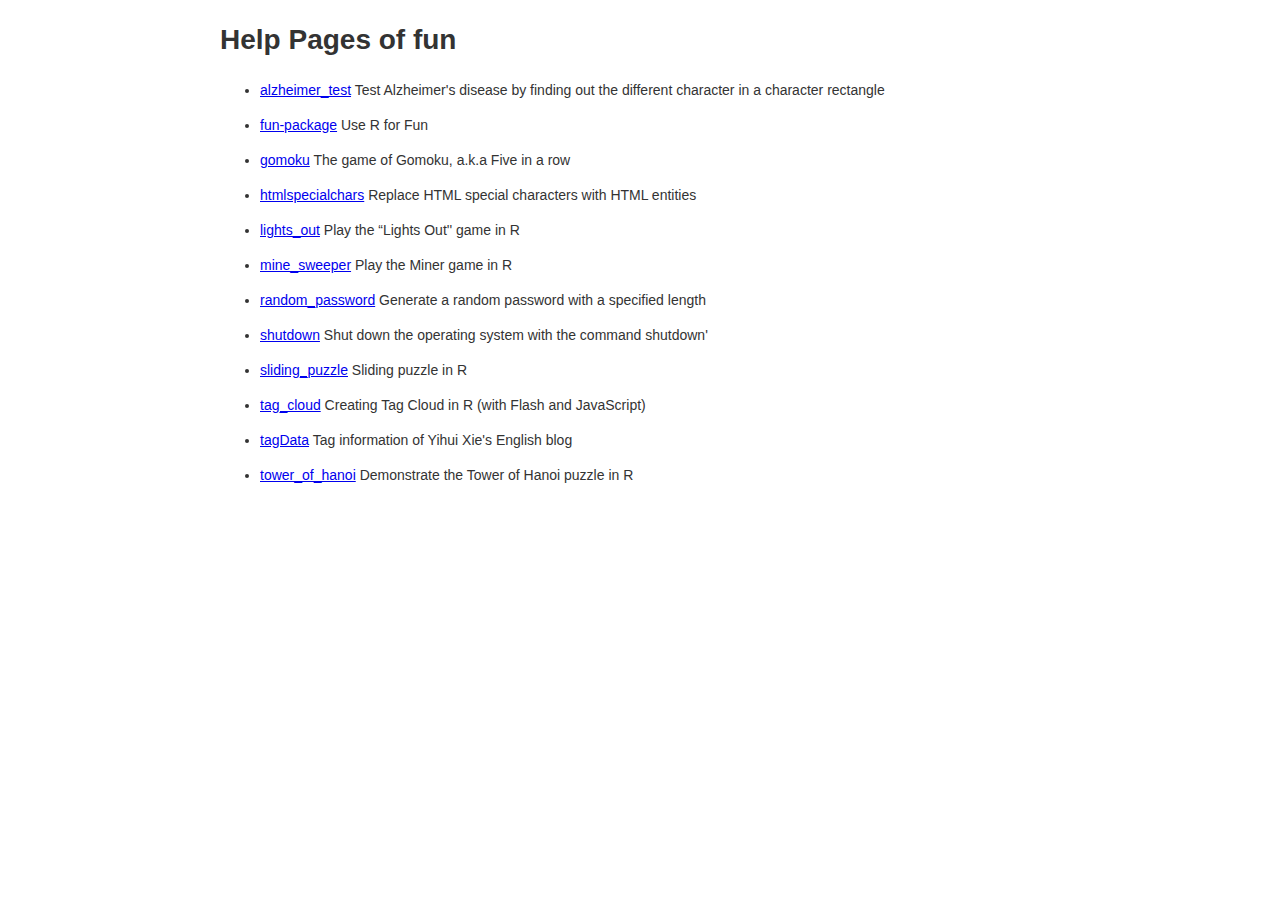
<file: Rd2HTML/index.html>
<!DOCTYPE html PUBLIC "-//W3C//DTD XHTML 1.0 Transitional//EN"
"http://www.w3.org/TR/xhtml1/DTD/xhtml1-transitional.dtd">
<!-- saved from url=(0014)about:internet -->
<html>
<head>
<meta http-equiv="Content-Type" content="text/html; charset=utf-8">

<title>Help Pages of fun</title>

<base target="_blank"/>

<style type="text/css">
/* Highlighting from pandoc / tango */
table.sourceCode, tr.sourceCode, td.lineNumbers, td.sourceCode {
    margin: 0; padding: 0; vertical-align: baseline; border: none; }
    table.sourceCode { width: 100%; background-color: #f8f8f8; }
    td.lineNumbers { text-align: right; padding-right: 4px; padding-left: 4px; color: #aaaaaa; border-right: 1px solid #aaaaaa; }
    td.sourceCode { padding-left: 5px; }
    pre, code { background-color: #f8f8f8; }
    code > span.kw { color: #204a87; font-weight: bold; }
    code > span.dt { color: #204a87; }
    code > span.dv { color: #0000cf; }
    code > span.bn { color: #0000cf; }
    code > span.fl { color: #0000cf; }
    code > span.ch { color: #4e9a06; }
    code > span.st { color: #4e9a06; }
    code > span.co { color: #8f5902; font-style: italic; }
    code > span.ot { color: #8f5902; }
    code > span.al { color: #ef2929; }
    code > span.fu { color: #000000; }
    code > span.er { font-weight: bold; }
    
    body { font-family: Helvetica, sans-serif;
    color: #333; 
    padding: 0 5px; 
    margin: 0 auto; 
    font-size: 14px;
    width: 80%;
    max-width: 60em; /* 960px */
    position: relative; 
    line-height: 1.5; 
    }
    
    /* Hide caption */
    p.caption { display:none }
    
</style>





</head>

<body>
<h1>Help Pages of fun</h1>

<ul>
<li><p><a href="alzheimer_test.html">alzheimer_test</a> Test Alzheimer&#39;s disease by finding out the different character in a character rectangle</p></li>
<li><p><a href="fun-package.html">fun-package</a> Use R for Fun</p></li>
<li><p><a href="gomoku.html">gomoku</a> The game of Gomoku, a.k.a Five in a row</p></li>
<li><p><a href="htmlspecialchars.html">htmlspecialchars</a> Replace HTML special characters with HTML entities</p></li>
<li><p><a href="lights_out.html">lights_out</a> Play the &ldquo;Lights Out&#39;&#39; game in R</p></li>
<li><p><a href="mine_sweeper.html">mine_sweeper</a> Play the Miner game in R</p></li>
<li><p><a href="random_password.html">random_password</a> Generate a random password with a specified length</p></li>
<li><p><a href="shutdown.html">shutdown</a> Shut down the operating system with the command shutdown&#39;</p></li>
<li><p><a href="sliding_puzzle.html">sliding_puzzle</a> Sliding puzzle in R</p></li>
<li><p><a href="tag_cloud.html">tag_cloud</a> Creating Tag Cloud in R (with Flash and JavaScript)</p></li>
<li><p><a href="tagData.html">tagData</a> Tag information of Yihui Xie&#39;s English blog</p></li>
<li><p><a href="tower_of_hanoi.html">tower_of_hanoi</a> Demonstrate the Tower of Hanoi puzzle in R</p></li>
</ul>

</body>

</html>
</file>
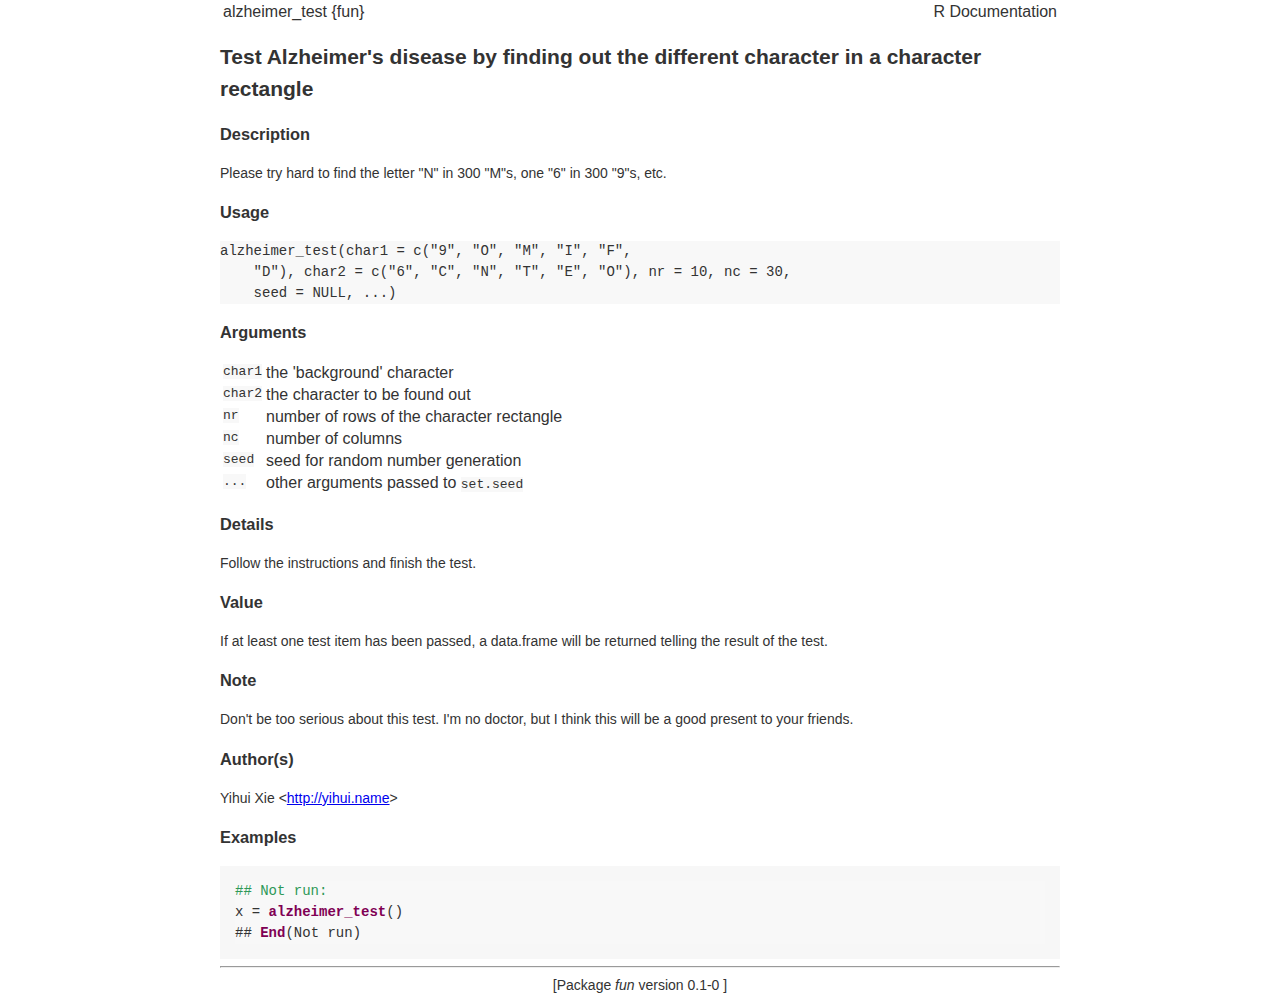
<file: Rd2HTML/alzheimer_test.html>
<!DOCTYPE html PUBLIC "-//W3C//DTD HTML 4.01 Transitional//EN">
<html><head>
<style type="text/css">.knitr.inline {
  background-color: #f7f7f7;
  border:solid 1px #B0B0B0;
}
.error {
	font-weight: bold;
	color: #FF0000;
}, 
.warning {
	font-weight: bold;
} 
.message {
	font-style: italic;
} 
.source, .output, .warning, .error, .message {
	padding: 0em 1em;
  border:solid 1px #F7F7F7;
}
.source {
  background-color: #f7f7f7;
}
.rimage.left {
  text-align: left;
}
.rimage.right {
  text-align: right;
}
.rimage.center {
  text-align: center;
}

.background {
  color: #F7F7F7;
}

.number {
  color: #000000;
}

.functioncall {
  color: #800054;
  font-weight: bolder;
}

.string {
  color: #9999FF;
}

.keyword {
  font-weight: bolder;
  color: black;
}

.argument {
  color: #B04005;
}

.comment {
  color: #2E9957;
}

.roxygencomment {
  color: #707AB3;
}

.formalargs {
  color: #B04005;
}

.eqformalargs {
  color: #B04005;
}

.assignement {
  font-weight: bolder;
  color: #000000;
}

.package {
  color: #96B525;
}

.slot {
  font-style: italic;
}

.symbol {
  color: #000000;
}

.prompt {
  color: #333333;
}
</style><title>R: Test Alzheimer's disease by finding out the different...</title>
<meta http-equiv="Content-Type" content="text/html; charset=utf-8">
<link rel="stylesheet" type="text/css" href="stylesheet.css">
</head><body>

<table width="100%" summary="page for alzheimer_test {fun}"><tr><td>alzheimer_test {fun}</td><td align="right">R Documentation</td></tr></table>

<h2>Test Alzheimer's disease by finding out the different character in
a character rectangle</h2>

<h3>Description</h3>


<p>Please try hard to find the letter &quot;N&quot; in 300 &quot;M&quot;s, one
&quot;6&quot; in 300 &quot;9&quot;s, etc.
</p>


<h3>Usage</h3>

<pre>
alzheimer_test(char1 = c("9", "O", "M", "I", "F", 
    "D"), char2 = c("6", "C", "N", "T", "E", "O"), nr = 10, nc = 30, 
    seed = NULL, ...)
</pre>


<h3>Arguments</h3>


<table summary="R argblock">
<tr valign="top"><td><code>char1</code></td>
<td>
<p>the 'background' character</p>
</td></tr>
<tr valign="top"><td><code>char2</code></td>
<td>
<p>the character to be found out</p>
</td></tr>
<tr valign="top"><td><code>nr</code></td>
<td>
<p>number of rows of the character rectangle</p>
</td></tr>
<tr valign="top"><td><code>nc</code></td>
<td>
<p>number of columns</p>
</td></tr>
<tr valign="top"><td><code>seed</code></td>
<td>
<p>seed for random number generation</p>
</td></tr>
<tr valign="top"><td><code>...</code></td>
<td>
<p>other arguments passed to
<code>set.seed</code></p>
</td></tr>
</table>


<h3>Details</h3>


<p>Follow the instructions and finish the test.
</p>


<h3>Value</h3>


<p>If at least one test item has been passed, a data.frame
will be returned telling the result of the test.
</p>


<h3>Note</h3>


<p>Don't be too serious about this test. I'm no doctor, but
I think this will be a good present to your friends.
</p>


<h3>Author(s)</h3>


<p>Yihui Xie &lt;<a href="http://yihui.name">http://yihui.name</a>&gt;
</p>


<h3>Examples</h3>


<div class="chunk"><div class="rcode"><div class="source"><pre class="knitr R"><span class="comment">## Not run:</span>
x = <span class="functioncall">alzheimer_test</span>()
## <span class="functioncall">End</span>(Not run)
</pre></div></div></div>






<hr><div align="center">[Package <em>fun</em> version 0.1-0 ]</div>
</body></html>
</file>
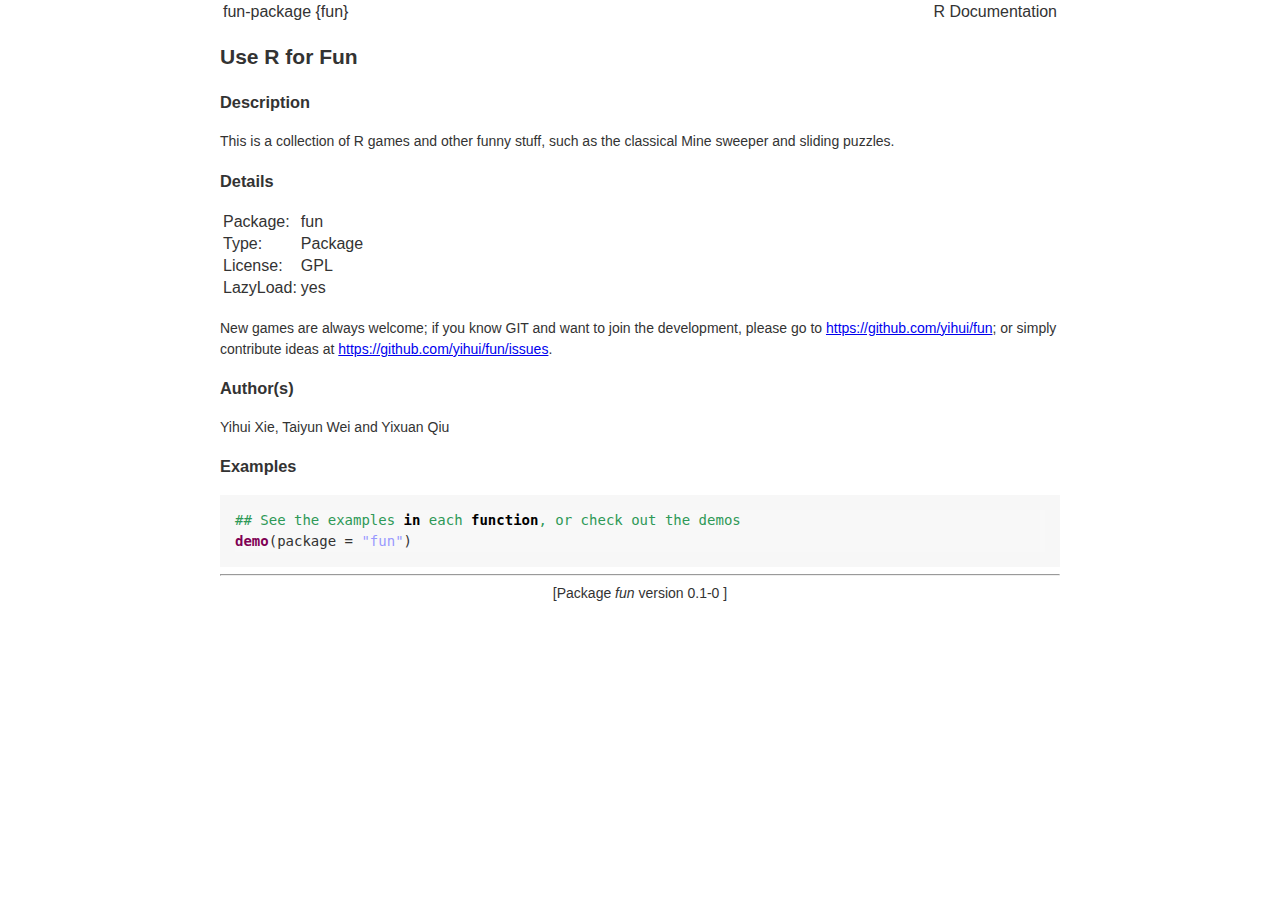
<file: Rd2HTML/fun-package.html>
<!DOCTYPE html PUBLIC "-//W3C//DTD HTML 4.01 Transitional//EN">
<html><head>
<style type="text/css">.knitr.inline {
  background-color: #f7f7f7;
  border:solid 1px #B0B0B0;
}
.error {
	font-weight: bold;
	color: #FF0000;
}, 
.warning {
	font-weight: bold;
} 
.message {
	font-style: italic;
} 
.source, .output, .warning, .error, .message {
	padding: 0em 1em;
  border:solid 1px #F7F7F7;
}
.source {
  background-color: #f7f7f7;
}
.rimage.left {
  text-align: left;
}
.rimage.right {
  text-align: right;
}
.rimage.center {
  text-align: center;
}

.background {
  color: #F7F7F7;
}

.number {
  color: #000000;
}

.functioncall {
  color: #800054;
  font-weight: bolder;
}

.string {
  color: #9999FF;
}

.keyword {
  font-weight: bolder;
  color: black;
}

.argument {
  color: #B04005;
}

.comment {
  color: #2E9957;
}

.roxygencomment {
  color: #707AB3;
}

.formalargs {
  color: #B04005;
}

.eqformalargs {
  color: #B04005;
}

.assignement {
  font-weight: bolder;
  color: #000000;
}

.package {
  color: #96B525;
}

.slot {
  font-style: italic;
}

.symbol {
  color: #000000;
}

.prompt {
  color: #333333;
}
</style><title>R: Use R for Fun</title>
<meta http-equiv="Content-Type" content="text/html; charset=utf-8">
<link rel="stylesheet" type="text/css" href="stylesheet.css">
</head><body>

<table width="100%" summary="page for fun-package {fun}"><tr><td>fun-package {fun}</td><td align="right">R Documentation</td></tr></table>

<h2>Use R for Fun</h2>

<h3>Description</h3>


<p>This is a collection of R games and other funny stuff,
such as the classical Mine sweeper and sliding puzzles.
</p>


<h3>Details</h3>



<table summary="Rd table">
<tr>
 <td align="left"> Package: </td><td align="left"> fun</td>
</tr>
<tr>
 <td align="left"> Type: </td><td align="left"> Package</td>
</tr>
<tr>
 <td align="left">
  License: </td><td align="left"> GPL</td>
</tr>
<tr>
 <td align="left"> LazyLoad: </td><td align="left"> yes</td>
</tr>
<tr>
 <td align="left"> </td>
</tr>

</table>

<p>New games are always welcome; if you know GIT and want to
join the development, please go to
<a href="https://github.com/yihui/fun">https://github.com/yihui/fun</a>; or simply contribute
ideas at <a href="https://github.com/yihui/fun/issues">https://github.com/yihui/fun/issues</a>.
</p>


<h3>Author(s)</h3>


<p>Yihui Xie, Taiyun Wei and Yixuan Qiu
</p>


<h3>Examples</h3>
<div class="chunk"><div class="rcode"><div class="source"><pre class="knitr R"><span class="comment">## See the examples <span class="keyword">in</span> each <span class="keyword">function</span>, or check out the demos</span>
<span class="functioncall">demo</span>(package = <span class="string">"fun"</span>)
</pre></div></div></div>




<hr><div align="center">[Package <em>fun</em> version 0.1-0 ]</div>
</body></html>
</file>
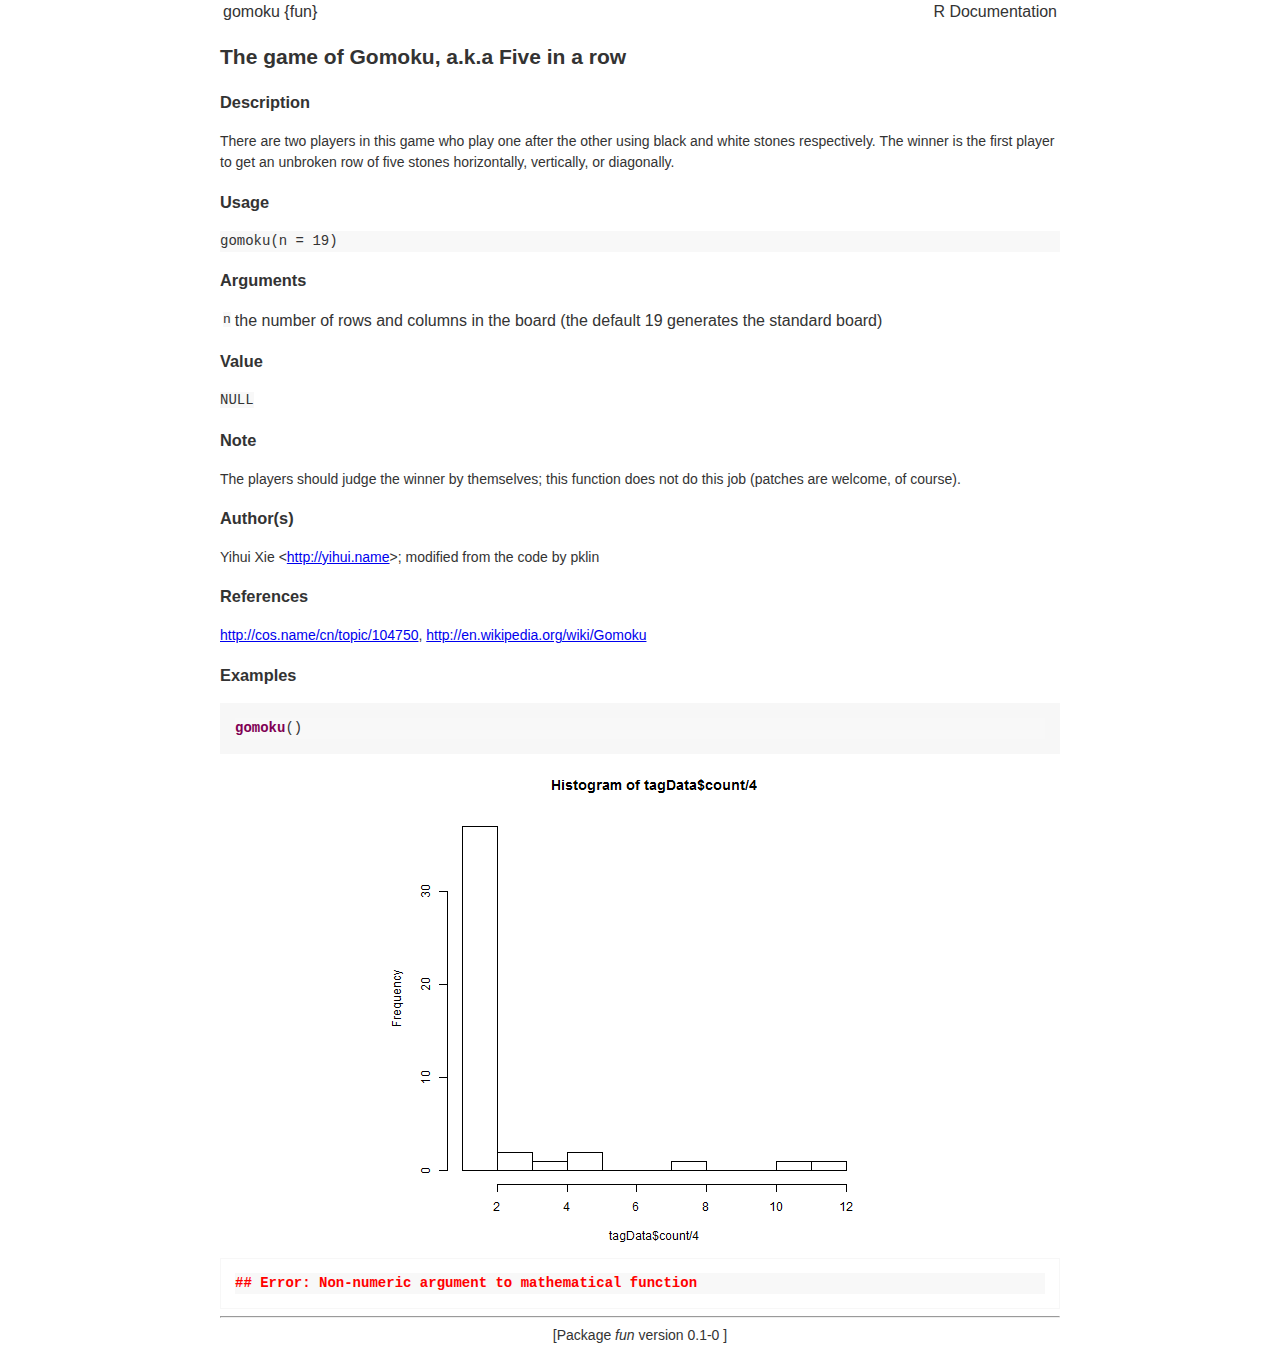
<file: Rd2HTML/gomoku.html>
<!DOCTYPE html PUBLIC "-//W3C//DTD HTML 4.01 Transitional//EN">
<html><head>
<style type="text/css">.knitr.inline {
  background-color: #f7f7f7;
  border:solid 1px #B0B0B0;
}
.error {
	font-weight: bold;
	color: #FF0000;
}, 
.warning {
	font-weight: bold;
} 
.message {
	font-style: italic;
} 
.source, .output, .warning, .error, .message {
	padding: 0em 1em;
  border:solid 1px #F7F7F7;
}
.source {
  background-color: #f7f7f7;
}
.rimage.left {
  text-align: left;
}
.rimage.right {
  text-align: right;
}
.rimage.center {
  text-align: center;
}

.background {
  color: #F7F7F7;
}

.number {
  color: #000000;
}

.functioncall {
  color: #800054;
  font-weight: bolder;
}

.string {
  color: #9999FF;
}

.keyword {
  font-weight: bolder;
  color: black;
}

.argument {
  color: #B04005;
}

.comment {
  color: #2E9957;
}

.roxygencomment {
  color: #707AB3;
}

.formalargs {
  color: #B04005;
}

.eqformalargs {
  color: #B04005;
}

.assignement {
  font-weight: bolder;
  color: #000000;
}

.package {
  color: #96B525;
}

.slot {
  font-style: italic;
}

.symbol {
  color: #000000;
}

.prompt {
  color: #333333;
}
</style><title>R: The game of Gomoku, a.k.a Five in a row</title>
<meta http-equiv="Content-Type" content="text/html; charset=utf-8">
<link rel="stylesheet" type="text/css" href="stylesheet.css">
</head><body>

<table width="100%" summary="page for gomoku {fun}"><tr><td>gomoku {fun}</td><td align="right">R Documentation</td></tr></table>

<h2>The game of Gomoku, a.k.a Five in a row</h2>

<h3>Description</h3>


<p>There are two players in this game who play one after the
other using black and white stones respectively. The
winner is the first player to get an unbroken row of five
stones horizontally, vertically, or diagonally.
</p>


<h3>Usage</h3>

<pre>
gomoku(n = 19)
</pre>


<h3>Arguments</h3>


<table summary="R argblock">
<tr valign="top"><td><code>n</code></td>
<td>
<p>the number of rows and columns in the board (the
default 19 generates the standard board)</p>
</td></tr>
</table>


<h3>Value</h3>


<p><code>NULL</code>
</p>


<h3>Note</h3>


<p>The players should judge the winner by themselves; this
function does not do this job (patches are welcome, of
course).
</p>


<h3>Author(s)</h3>


<p>Yihui Xie &lt;<a href="http://yihui.name">http://yihui.name</a>&gt;; modified from the
code by pklin
</p>


<h3>References</h3>


<p><a href="http://cos.name/cn/topic/104750">http://cos.name/cn/topic/104750</a>,
<a href="http://en.wikipedia.org/wiki/Gomoku">http://en.wikipedia.org/wiki/Gomoku</a>
</p>


<h3>Examples</h3>
<div class="chunk"><div class="rcode"><div class="source"><pre class="knitr R"><span class="functioncall">gomoku</span>()
</pre></div></div><div class="rimage center"><img src="figure/unnamed-chunk-1.png"  class="plot" /></div><div class="rcode">
<div class="error"><pre class="knitr R">## Error: Non-numeric argument to mathematical function
</pre></div></div></div>




<hr><div align="center">[Package <em>fun</em> version 0.1-0 ]</div>
</body></html>
</file>
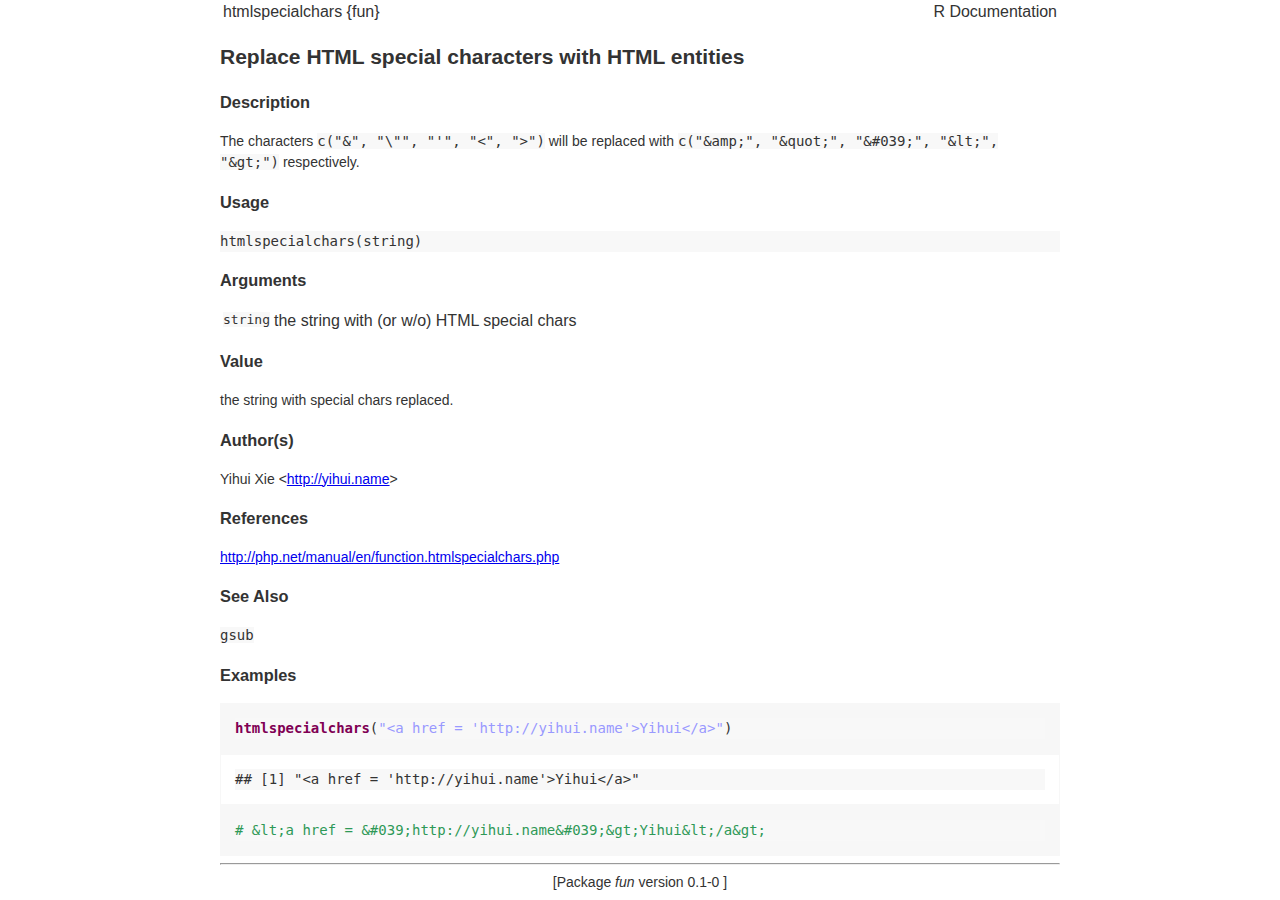
<file: Rd2HTML/htmlspecialchars.html>
<!DOCTYPE html PUBLIC "-//W3C//DTD HTML 4.01 Transitional//EN">
<html><head>
<style type="text/css">.knitr.inline {
  background-color: #f7f7f7;
  border:solid 1px #B0B0B0;
}
.error {
	font-weight: bold;
	color: #FF0000;
}, 
.warning {
	font-weight: bold;
} 
.message {
	font-style: italic;
} 
.source, .output, .warning, .error, .message {
	padding: 0em 1em;
  border:solid 1px #F7F7F7;
}
.source {
  background-color: #f7f7f7;
}
.rimage.left {
  text-align: left;
}
.rimage.right {
  text-align: right;
}
.rimage.center {
  text-align: center;
}

.background {
  color: #F7F7F7;
}

.number {
  color: #000000;
}

.functioncall {
  color: #800054;
  font-weight: bolder;
}

.string {
  color: #9999FF;
}

.keyword {
  font-weight: bolder;
  color: black;
}

.argument {
  color: #B04005;
}

.comment {
  color: #2E9957;
}

.roxygencomment {
  color: #707AB3;
}

.formalargs {
  color: #B04005;
}

.eqformalargs {
  color: #B04005;
}

.assignement {
  font-weight: bolder;
  color: #000000;
}

.package {
  color: #96B525;
}

.slot {
  font-style: italic;
}

.symbol {
  color: #000000;
}

.prompt {
  color: #333333;
}
</style><title>R: Replace HTML special characters with HTML entities</title>
<meta http-equiv="Content-Type" content="text/html; charset=utf-8">
<link rel="stylesheet" type="text/css" href="stylesheet.css">
</head><body>

<table width="100%" summary="page for htmlspecialchars {fun}"><tr><td>htmlspecialchars {fun}</td><td align="right">R Documentation</td></tr></table>

<h2>Replace HTML special characters with HTML entities</h2>

<h3>Description</h3>


<p>The characters <code>c("&amp;", "\"", "'", "&lt;", "&gt;")</code> will be
replaced with <code>c("&amp;amp;", "&amp;quot;", "&amp;#039;",
  "&amp;lt;", "&amp;gt;")</code> respectively.
</p>


<h3>Usage</h3>

<pre>
htmlspecialchars(string)
</pre>


<h3>Arguments</h3>


<table summary="R argblock">
<tr valign="top"><td><code>string</code></td>
<td>
<p>the string with (or w/o) HTML special
chars</p>
</td></tr>
</table>


<h3>Value</h3>


<p>the string with special chars replaced.
</p>


<h3>Author(s)</h3>


<p>Yihui Xie &lt;<a href="http://yihui.name">http://yihui.name</a>&gt;
</p>


<h3>References</h3>


<p><a href="http://php.net/manual/en/function.htmlspecialchars.php">http://php.net/manual/en/function.htmlspecialchars.php</a>
</p>


<h3>See Also</h3>


<p><code>gsub</code>
</p>


<h3>Examples</h3>
<div class="chunk"><div class="rcode"><div class="source"><pre class="knitr R"><span class="functioncall">htmlspecialchars</span>(<span class="string">"&lt;a href = <span class="string">'http://yihui.name'</span>&gt;Yihui&lt;/a&gt;"</span>)
</pre></div><div class="output"><pre class="knitr R">## [1] "&lt;a href = &#039;http://yihui.name&#039;&gt;Yihui&lt;/a&gt;"
</pre></div><div class="source"><pre class="knitr R"><span class="comment"># &amp;lt;a href = &amp;#039;http://yihui.name&amp;#039;&amp;gt;Yihui&amp;lt;/a&amp;gt;</span>
</pre></div></div></div>




<hr><div align="center">[Package <em>fun</em> version 0.1-0 ]</div>
</body></html>
</file>
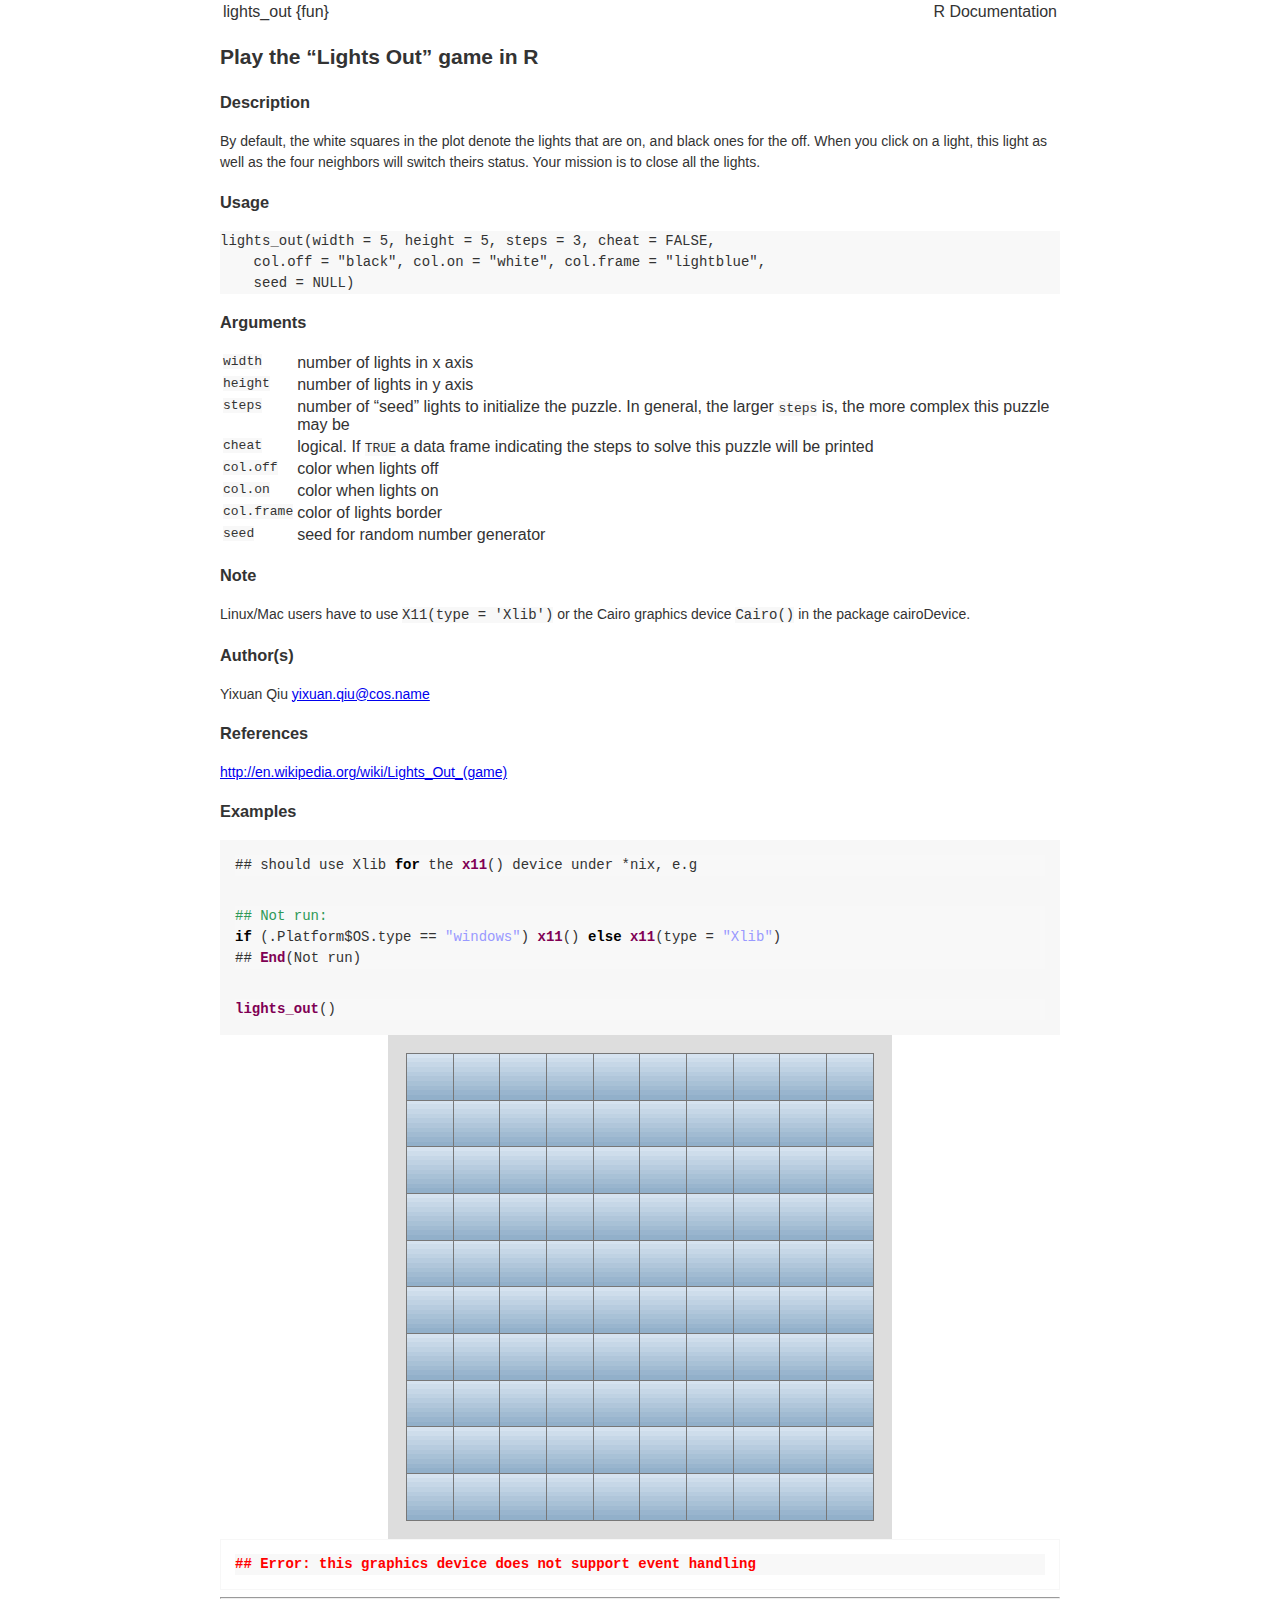
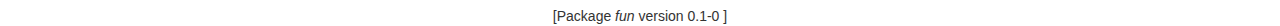
<file: Rd2HTML/lights_out.html>
<!DOCTYPE html PUBLIC "-//W3C//DTD HTML 4.01 Transitional//EN">
<html><head>
<style type="text/css">.knitr.inline {
  background-color: #f7f7f7;
  border:solid 1px #B0B0B0;
}
.error {
	font-weight: bold;
	color: #FF0000;
}, 
.warning {
	font-weight: bold;
} 
.message {
	font-style: italic;
} 
.source, .output, .warning, .error, .message {
	padding: 0em 1em;
  border:solid 1px #F7F7F7;
}
.source {
  background-color: #f7f7f7;
}
.rimage.left {
  text-align: left;
}
.rimage.right {
  text-align: right;
}
.rimage.center {
  text-align: center;
}

.background {
  color: #F7F7F7;
}

.number {
  color: #000000;
}

.functioncall {
  color: #800054;
  font-weight: bolder;
}

.string {
  color: #9999FF;
}

.keyword {
  font-weight: bolder;
  color: black;
}

.argument {
  color: #B04005;
}

.comment {
  color: #2E9957;
}

.roxygencomment {
  color: #707AB3;
}

.formalargs {
  color: #B04005;
}

.eqformalargs {
  color: #B04005;
}

.assignement {
  font-weight: bolder;
  color: #000000;
}

.package {
  color: #96B525;
}

.slot {
  font-style: italic;
}

.symbol {
  color: #000000;
}

.prompt {
  color: #333333;
}
</style><title>R: Play the &quot;Lights Out&quot; game in R</title>
<meta http-equiv="Content-Type" content="text/html; charset=utf-8">
<link rel="stylesheet" type="text/css" href="stylesheet.css">
</head><body>

<table width="100%" summary="page for lights_out {fun}"><tr><td>lights_out {fun}</td><td align="right">R Documentation</td></tr></table>

<h2>Play the &ldquo;Lights Out&rdquo; game in R</h2>

<h3>Description</h3>


<p>By default, the white squares in the plot denote the
lights that are on, and black ones for the off. When you
click on a light, this light as well as the four
neighbors will switch theirs status. Your mission is to
close all the lights.
</p>


<h3>Usage</h3>

<pre>
lights_out(width = 5, height = 5, steps = 3, cheat = FALSE, 
    col.off = "black", col.on = "white", col.frame = "lightblue", 
    seed = NULL)
</pre>


<h3>Arguments</h3>


<table summary="R argblock">
<tr valign="top"><td><code>width</code></td>
<td>
<p>number of lights in x axis</p>
</td></tr>
<tr valign="top"><td><code>height</code></td>
<td>
<p>number of lights in y axis</p>
</td></tr>
<tr valign="top"><td><code>steps</code></td>
<td>
<p>number of &ldquo;seed&rdquo; lights to initialize the
puzzle. In general, the larger <code>steps</code> is, the more
complex this puzzle may be</p>
</td></tr>
<tr valign="top"><td><code>cheat</code></td>
<td>
<p>logical. If <code>TRUE</code> a data frame
indicating the steps to solve this puzzle will be
printed</p>
</td></tr>
<tr valign="top"><td><code>col.off</code></td>
<td>
<p>color when lights off</p>
</td></tr>
<tr valign="top"><td><code>col.on</code></td>
<td>
<p>color when lights on</p>
</td></tr>
<tr valign="top"><td><code>col.frame</code></td>
<td>
<p>color of lights border</p>
</td></tr>
<tr valign="top"><td><code>seed</code></td>
<td>
<p>seed for random number generator</p>
</td></tr>
</table>


<h3>Note</h3>


<p>Linux/Mac users have to use <code>X11(type = 'Xlib')</code> or
the Cairo graphics device <code>Cairo()</code> in the package
<span class="pkg">cairoDevice</span>.
</p>


<h3>Author(s)</h3>


<p>Yixuan Qiu <a href="mailto:yixuan.qiu@cos.name">yixuan.qiu@cos.name</a>
</p>


<h3>References</h3>


<p><a href="http://en.wikipedia.org/wiki/Lights_Out_(game)">http://en.wikipedia.org/wiki/Lights_Out_(game)</a>
</p>


<h3>Examples</h3>
<div class="chunk"><div class="rcode"><div class="source"><pre class="knitr R">## should use Xlib <span class="keyword">for</span> the <span class="functioncall">x11</span>() device under *nix, e.g
</pre></div></div></div>

<div class="chunk"><div class="rcode"><div class="source"><pre class="knitr R"><span class="comment">## Not run:</span>
<span class="functioncall"><span class="keyword">if</span></span> (.Platform$OS.type == <span class="string">"windows"</span>) <span class="functioncall">x11</span>() <span class="keyword">else</span> <span class="functioncall">x11</span>(type = <span class="string">"Xlib"</span>)
## <span class="functioncall">End</span>(Not run)
</pre></div></div></div>

<div class="chunk"><div class="rcode"><div class="source"><pre class="knitr R"><span class="functioncall">lights_out</span>()
</pre></div></div><div class="rimage center"><img src="figure/unnamed-chunk-3.png"  class="plot" /></div><div class="rcode">
<div class="error"><pre class="knitr R">## Error: this graphics device does not support event handling
</pre></div></div></div>




<hr><div align="center">[Package <em>fun</em> version 0.1-0 ]</div>
</body></html>
</file>
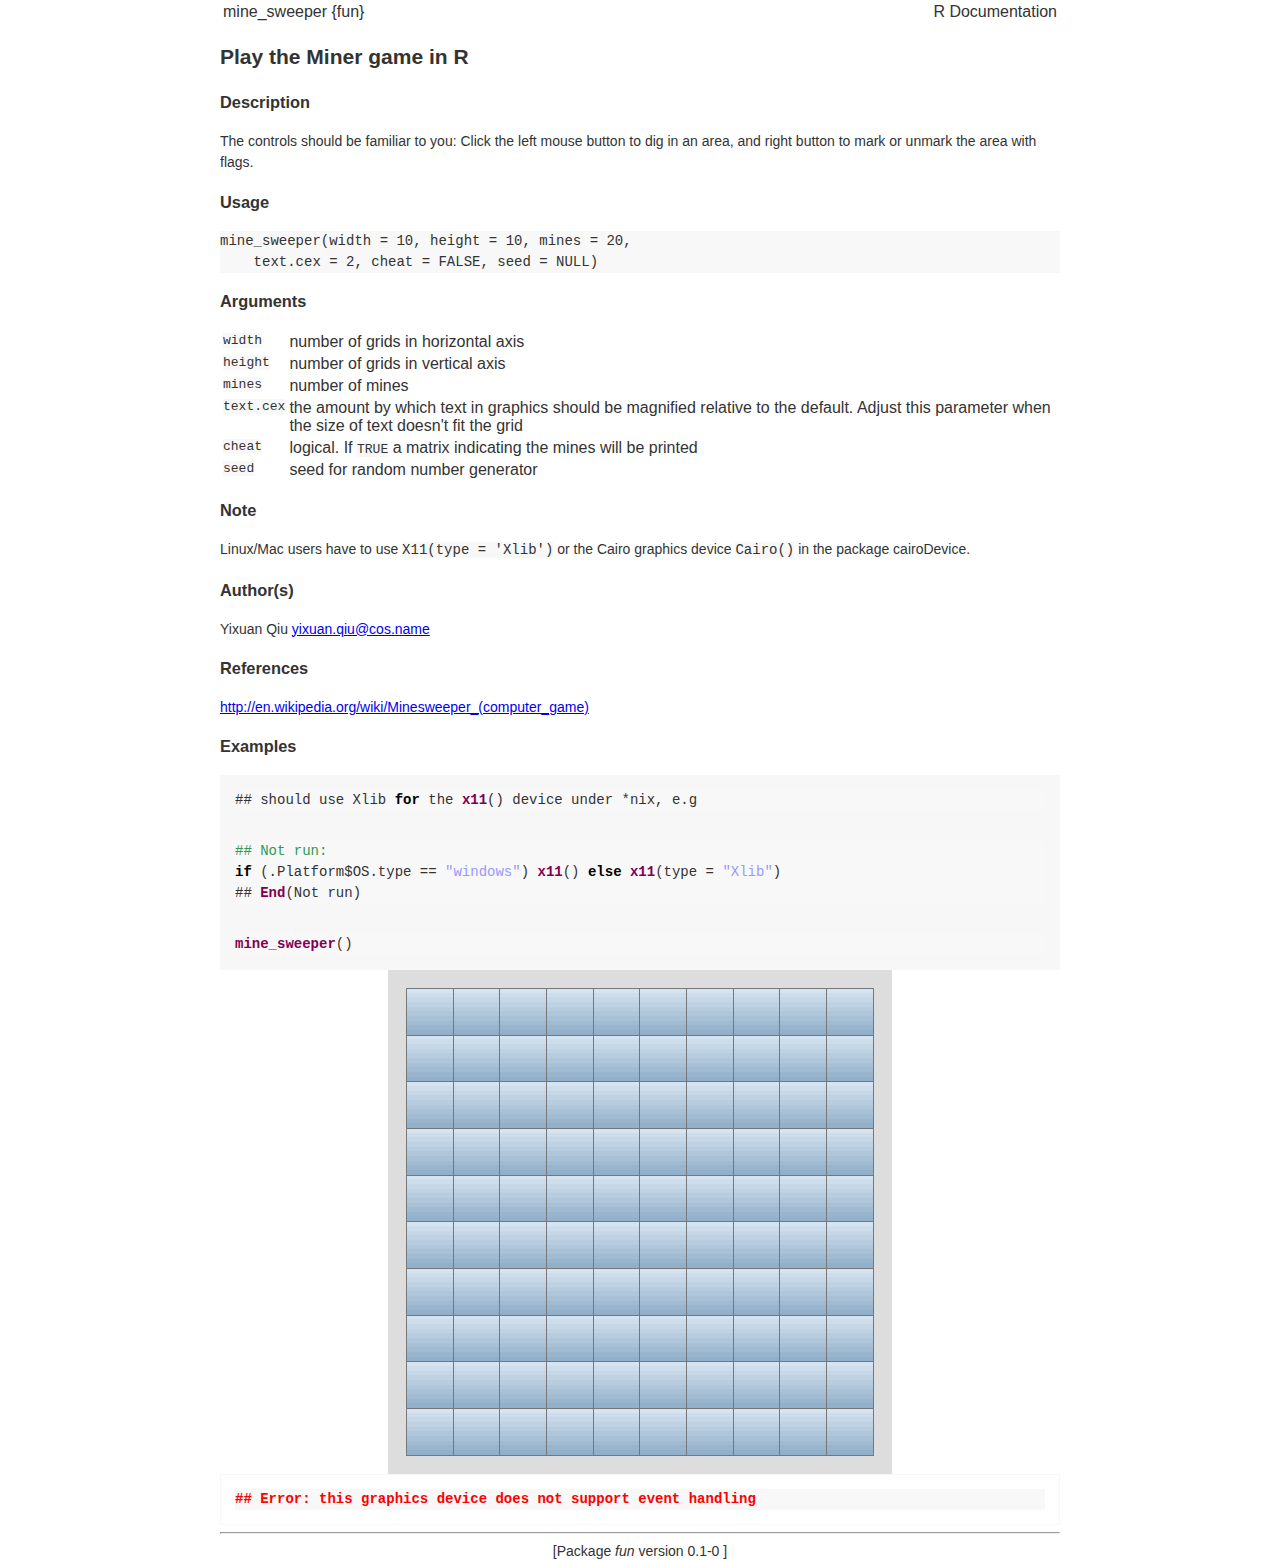
<file: Rd2HTML/mine_sweeper.html>
<!DOCTYPE html PUBLIC "-//W3C//DTD HTML 4.01 Transitional//EN">
<html><head>
<style type="text/css">.knitr.inline {
  background-color: #f7f7f7;
  border:solid 1px #B0B0B0;
}
.error {
	font-weight: bold;
	color: #FF0000;
}, 
.warning {
	font-weight: bold;
} 
.message {
	font-style: italic;
} 
.source, .output, .warning, .error, .message {
	padding: 0em 1em;
  border:solid 1px #F7F7F7;
}
.source {
  background-color: #f7f7f7;
}
.rimage.left {
  text-align: left;
}
.rimage.right {
  text-align: right;
}
.rimage.center {
  text-align: center;
}

.background {
  color: #F7F7F7;
}

.number {
  color: #000000;
}

.functioncall {
  color: #800054;
  font-weight: bolder;
}

.string {
  color: #9999FF;
}

.keyword {
  font-weight: bolder;
  color: black;
}

.argument {
  color: #B04005;
}

.comment {
  color: #2E9957;
}

.roxygencomment {
  color: #707AB3;
}

.formalargs {
  color: #B04005;
}

.eqformalargs {
  color: #B04005;
}

.assignement {
  font-weight: bolder;
  color: #000000;
}

.package {
  color: #96B525;
}

.slot {
  font-style: italic;
}

.symbol {
  color: #000000;
}

.prompt {
  color: #333333;
}
</style><title>R: Play the Miner game in R</title>
<meta http-equiv="Content-Type" content="text/html; charset=utf-8">
<link rel="stylesheet" type="text/css" href="stylesheet.css">
</head><body>

<table width="100%" summary="page for mine_sweeper {fun}"><tr><td>mine_sweeper {fun}</td><td align="right">R Documentation</td></tr></table>

<h2>Play the Miner game in R</h2>

<h3>Description</h3>


<p>The controls should be familiar to you: Click the left
mouse button to dig in an area, and right button to mark
or unmark the area with flags.
</p>


<h3>Usage</h3>

<pre>
mine_sweeper(width = 10, height = 10, mines = 20, 
    text.cex = 2, cheat = FALSE, seed = NULL)
</pre>


<h3>Arguments</h3>


<table summary="R argblock">
<tr valign="top"><td><code>width</code></td>
<td>
<p>number of grids in horizontal axis</p>
</td></tr>
<tr valign="top"><td><code>height</code></td>
<td>
<p>number of grids in vertical axis</p>
</td></tr>
<tr valign="top"><td><code>mines</code></td>
<td>
<p>number of mines</p>
</td></tr>
<tr valign="top"><td><code>text.cex</code></td>
<td>
<p>the amount by which text in graphics
should be magnified relative to the default. Adjust this
parameter when the size of text doesn't fit the grid</p>
</td></tr>
<tr valign="top"><td><code>cheat</code></td>
<td>
<p>logical. If <code>TRUE</code> a matrix indicating
the mines will be printed</p>
</td></tr>
<tr valign="top"><td><code>seed</code></td>
<td>
<p>seed for random number generator</p>
</td></tr>
</table>


<h3>Note</h3>


<p>Linux/Mac users have to use <code>X11(type = 'Xlib')</code> or
the Cairo graphics device <code>Cairo()</code> in the package
<span class="pkg">cairoDevice</span>.
</p>


<h3>Author(s)</h3>


<p>Yixuan Qiu <a href="mailto:yixuan.qiu@cos.name">yixuan.qiu@cos.name</a>
</p>


<h3>References</h3>


<p><a href="http://en.wikipedia.org/wiki/Minesweeper_(computer_game)">http://en.wikipedia.org/wiki/Minesweeper_(computer_game)</a>
</p>


<h3>Examples</h3>
<div class="chunk"><div class="rcode"><div class="source"><pre class="knitr R">## should use Xlib <span class="keyword">for</span> the <span class="functioncall">x11</span>() device under *nix, e.g
</pre></div></div></div>

<div class="chunk"><div class="rcode"><div class="source"><pre class="knitr R"><span class="comment">## Not run:</span>
<span class="functioncall"><span class="keyword">if</span></span> (.Platform$OS.type == <span class="string">"windows"</span>) <span class="functioncall">x11</span>() <span class="keyword">else</span> <span class="functioncall">x11</span>(type = <span class="string">"Xlib"</span>)
## <span class="functioncall">End</span>(Not run)
</pre></div></div></div>

<div class="chunk"><div class="rcode"><div class="source"><pre class="knitr R"><span class="functioncall">mine_sweeper</span>()
</pre></div></div><div class="rimage center"><img src="figure/unnamed-chunk-3.png"  class="plot" /></div><div class="rcode">
<div class="error"><pre class="knitr R">## Error: this graphics device does not support event handling
</pre></div></div></div>




<hr><div align="center">[Package <em>fun</em> version 0.1-0 ]</div>
</body></html>
</file>
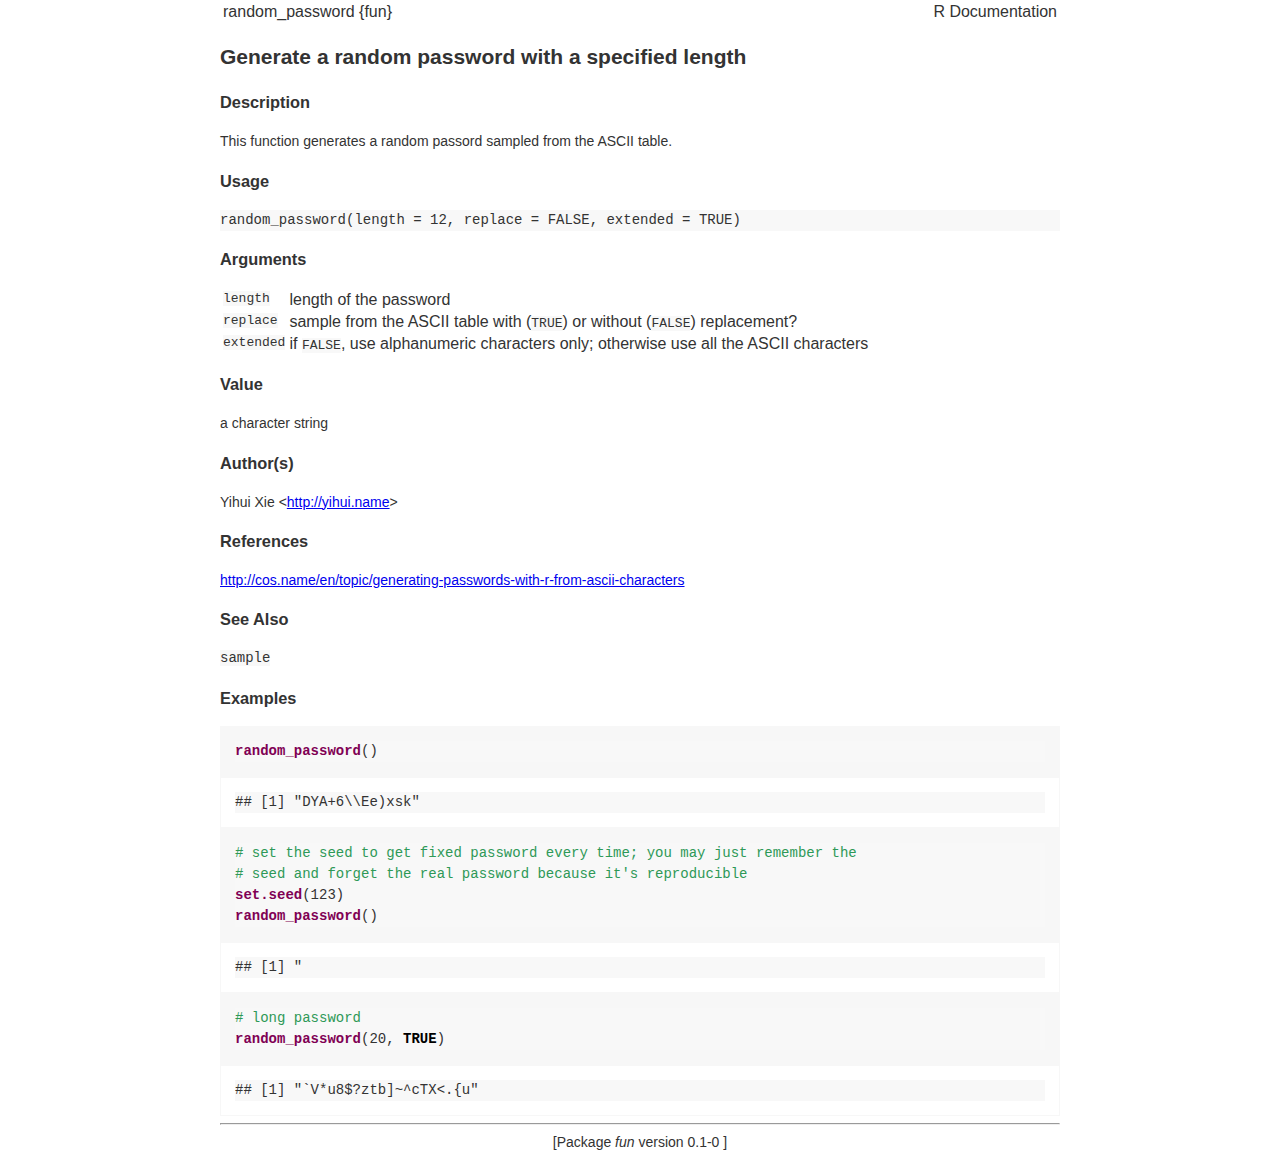
<file: Rd2HTML/random_password.html>
<!DOCTYPE html PUBLIC "-//W3C//DTD HTML 4.01 Transitional//EN">
<html><head>
<style type="text/css">.knitr.inline {
  background-color: #f7f7f7;
  border:solid 1px #B0B0B0;
}
.error {
	font-weight: bold;
	color: #FF0000;
}, 
.warning {
	font-weight: bold;
} 
.message {
	font-style: italic;
} 
.source, .output, .warning, .error, .message {
	padding: 0em 1em;
  border:solid 1px #F7F7F7;
}
.source {
  background-color: #f7f7f7;
}
.rimage.left {
  text-align: left;
}
.rimage.right {
  text-align: right;
}
.rimage.center {
  text-align: center;
}

.background {
  color: #F7F7F7;
}

.number {
  color: #000000;
}

.functioncall {
  color: #800054;
  font-weight: bolder;
}

.string {
  color: #9999FF;
}

.keyword {
  font-weight: bolder;
  color: black;
}

.argument {
  color: #B04005;
}

.comment {
  color: #2E9957;
}

.roxygencomment {
  color: #707AB3;
}

.formalargs {
  color: #B04005;
}

.eqformalargs {
  color: #B04005;
}

.assignement {
  font-weight: bolder;
  color: #000000;
}

.package {
  color: #96B525;
}

.slot {
  font-style: italic;
}

.symbol {
  color: #000000;
}

.prompt {
  color: #333333;
}
</style><title>R: Generate a random password with a specified length</title>
<meta http-equiv="Content-Type" content="text/html; charset=utf-8">
<link rel="stylesheet" type="text/css" href="stylesheet.css">
</head><body>

<table width="100%" summary="page for random_password {fun}"><tr><td>random_password {fun}</td><td align="right">R Documentation</td></tr></table>

<h2>Generate a random password with a specified length</h2>

<h3>Description</h3>


<p>This function generates a random passord sampled from the
ASCII table.
</p>


<h3>Usage</h3>

<pre>
random_password(length = 12, replace = FALSE, extended = TRUE)
</pre>


<h3>Arguments</h3>


<table summary="R argblock">
<tr valign="top"><td><code>length</code></td>
<td>
<p>length of the password</p>
</td></tr>
<tr valign="top"><td><code>replace</code></td>
<td>
<p>sample from the ASCII table with
(<code>TRUE</code>) or without (<code>FALSE</code>) replacement?</p>
</td></tr>
<tr valign="top"><td><code>extended</code></td>
<td>
<p>if <code>FALSE</code>, use alphanumeric
characters only; otherwise use all the ASCII characters</p>
</td></tr>
</table>


<h3>Value</h3>


<p>a character string
</p>


<h3>Author(s)</h3>


<p>Yihui Xie &lt;<a href="http://yihui.name">http://yihui.name</a>&gt;
</p>


<h3>References</h3>


<p><a href="http://cos.name/en/topic/generating-passwords-with-r-from-ascii-characters">http://cos.name/en/topic/generating-passwords-with-r-from-ascii-characters</a>
</p>


<h3>See Also</h3>


<p><code>sample</code>
</p>


<h3>Examples</h3>
<div class="chunk"><div class="rcode"><div class="source"><pre class="knitr R"><span class="functioncall">random_password</span>()
</pre></div><div class="output"><pre class="knitr R">## [1] "DYA+6\\Ee)xsk"
</pre></div><div class="source"><pre class="knitr R"><span class="comment"># set the seed to get fixed password every time; you may just remember the</span>
<span class="comment"># seed and forget the real password because it's reproducible</span>
<span class="functioncall">set.seed</span>(123)
<span class="functioncall">random_password</span>()
</pre></div><div class="output"><pre class="knitr R">## [1] "<jFqu%OnPG{|"
</pre></div><div class="source"><pre class="knitr R"><span class="comment"># long password</span>
<span class="functioncall">random_password</span>(20, <span class="keyword">TRUE</span>)
</pre></div><div class="output"><pre class="knitr R">## [1] "`V*u8$?ztb]~^cTX<.{u"
</pre></div></div></div>




<hr><div align="center">[Package <em>fun</em> version 0.1-0 ]</div>
</body></html>
</file>
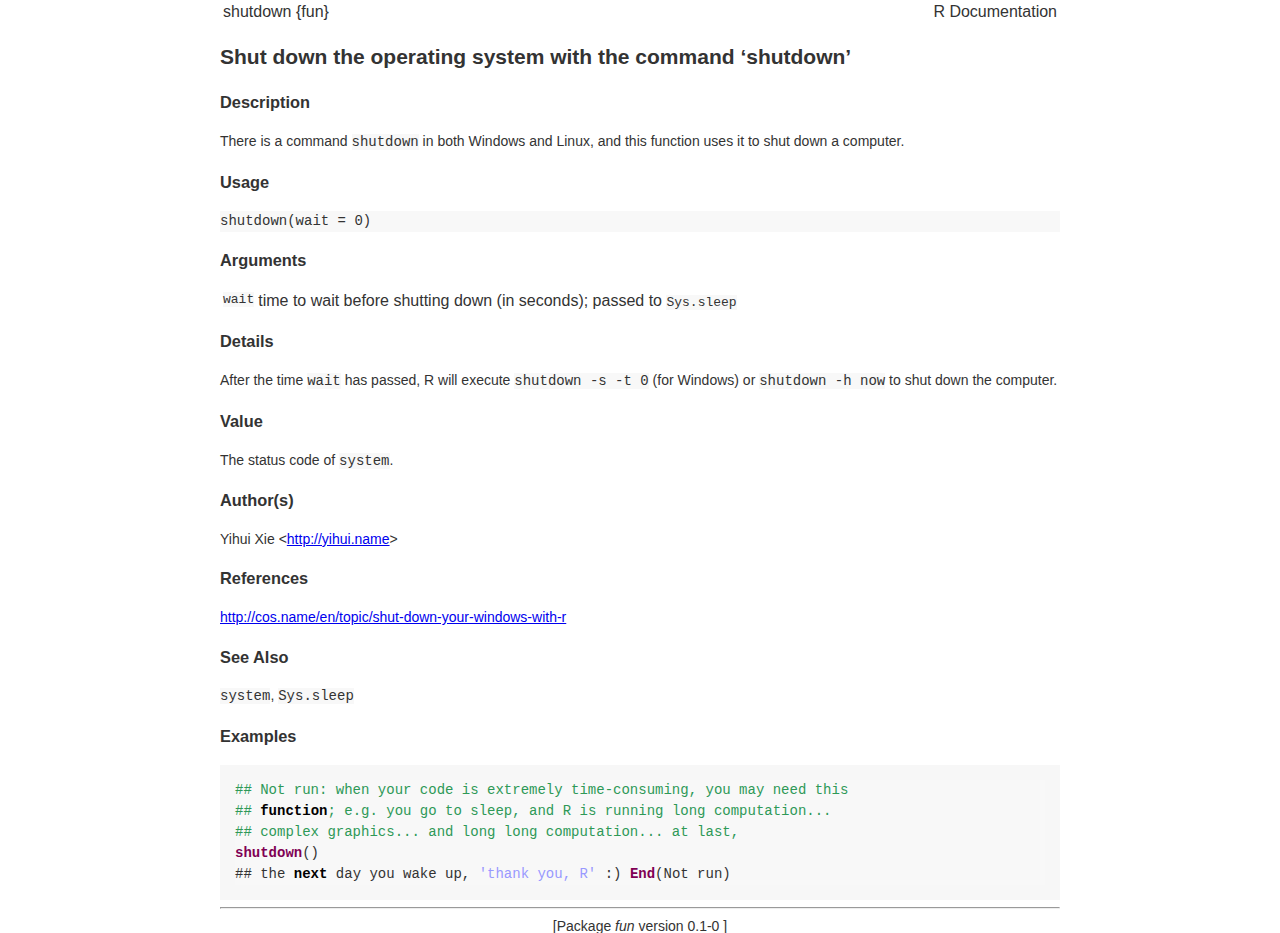
<file: Rd2HTML/shutdown.html>
<!DOCTYPE html PUBLIC "-//W3C//DTD HTML 4.01 Transitional//EN">
<html><head>
<style type="text/css">.knitr.inline {
  background-color: #f7f7f7;
  border:solid 1px #B0B0B0;
}
.error {
	font-weight: bold;
	color: #FF0000;
}, 
.warning {
	font-weight: bold;
} 
.message {
	font-style: italic;
} 
.source, .output, .warning, .error, .message {
	padding: 0em 1em;
  border:solid 1px #F7F7F7;
}
.source {
  background-color: #f7f7f7;
}
.rimage.left {
  text-align: left;
}
.rimage.right {
  text-align: right;
}
.rimage.center {
  text-align: center;
}

.background {
  color: #F7F7F7;
}

.number {
  color: #000000;
}

.functioncall {
  color: #800054;
  font-weight: bolder;
}

.string {
  color: #9999FF;
}

.keyword {
  font-weight: bolder;
  color: black;
}

.argument {
  color: #B04005;
}

.comment {
  color: #2E9957;
}

.roxygencomment {
  color: #707AB3;
}

.formalargs {
  color: #B04005;
}

.eqformalargs {
  color: #B04005;
}

.assignement {
  font-weight: bolder;
  color: #000000;
}

.package {
  color: #96B525;
}

.slot {
  font-style: italic;
}

.symbol {
  color: #000000;
}

.prompt {
  color: #333333;
}
</style><title>R: Shut down the operating system with the command 'shutdown'</title>
<meta http-equiv="Content-Type" content="text/html; charset=utf-8">
<link rel="stylesheet" type="text/css" href="stylesheet.css">
</head><body>

<table width="100%" summary="page for shutdown {fun}"><tr><td>shutdown {fun}</td><td align="right">R Documentation</td></tr></table>

<h2>Shut down the operating system with the command &lsquo;shutdown&rsquo;</h2>

<h3>Description</h3>


<p>There is a command <CODE>shutdown</CODE> in both Windows and
Linux, and this function uses it to shut down a computer.
</p>


<h3>Usage</h3>

<pre>
shutdown(wait = 0)
</pre>


<h3>Arguments</h3>


<table summary="R argblock">
<tr valign="top"><td><code>wait</code></td>
<td>
<p>time to wait before shutting down (in
seconds); passed to <code>Sys.sleep</code></p>
</td></tr>
</table>


<h3>Details</h3>


<p>After the time <code>wait</code> has passed, R will execute
<CODE>shutdown -s -t 0</CODE> (for Windows) or
<CODE>shutdown -h now</CODE> to shut down the computer.
</p>


<h3>Value</h3>


<p>The status code of <code>system</code>.
</p>


<h3>Author(s)</h3>


<p>Yihui Xie &lt;<a href="http://yihui.name">http://yihui.name</a>&gt;
</p>


<h3>References</h3>


<p><a href="http://cos.name/en/topic/shut-down-your-windows-with-r">http://cos.name/en/topic/shut-down-your-windows-with-r</a>
</p>


<h3>See Also</h3>


<p><code>system</code>, <code>Sys.sleep</code>
</p>


<h3>Examples</h3>


<div class="chunk"><div class="rcode"><div class="source"><pre class="knitr R"><span class="comment">## Not run: when your code is extremely time-consuming, you may need this</span>
<span class="comment">## <span class="keyword">function</span>; e.g. you go to sleep, and R is running long computation...</span>
<span class="comment">## complex graphics... and long long computation... at last,</span>
<span class="functioncall">shutdown</span>()
## the <span class="keyword">next</span> day you wake up, <span class="string">'thank you, R'</span> :) <span class="functioncall">End</span>(Not run)
</pre></div></div></div>






<hr><div align="center">[Package <em>fun</em> version 0.1-0 ]</div>
</body></html>
</file>
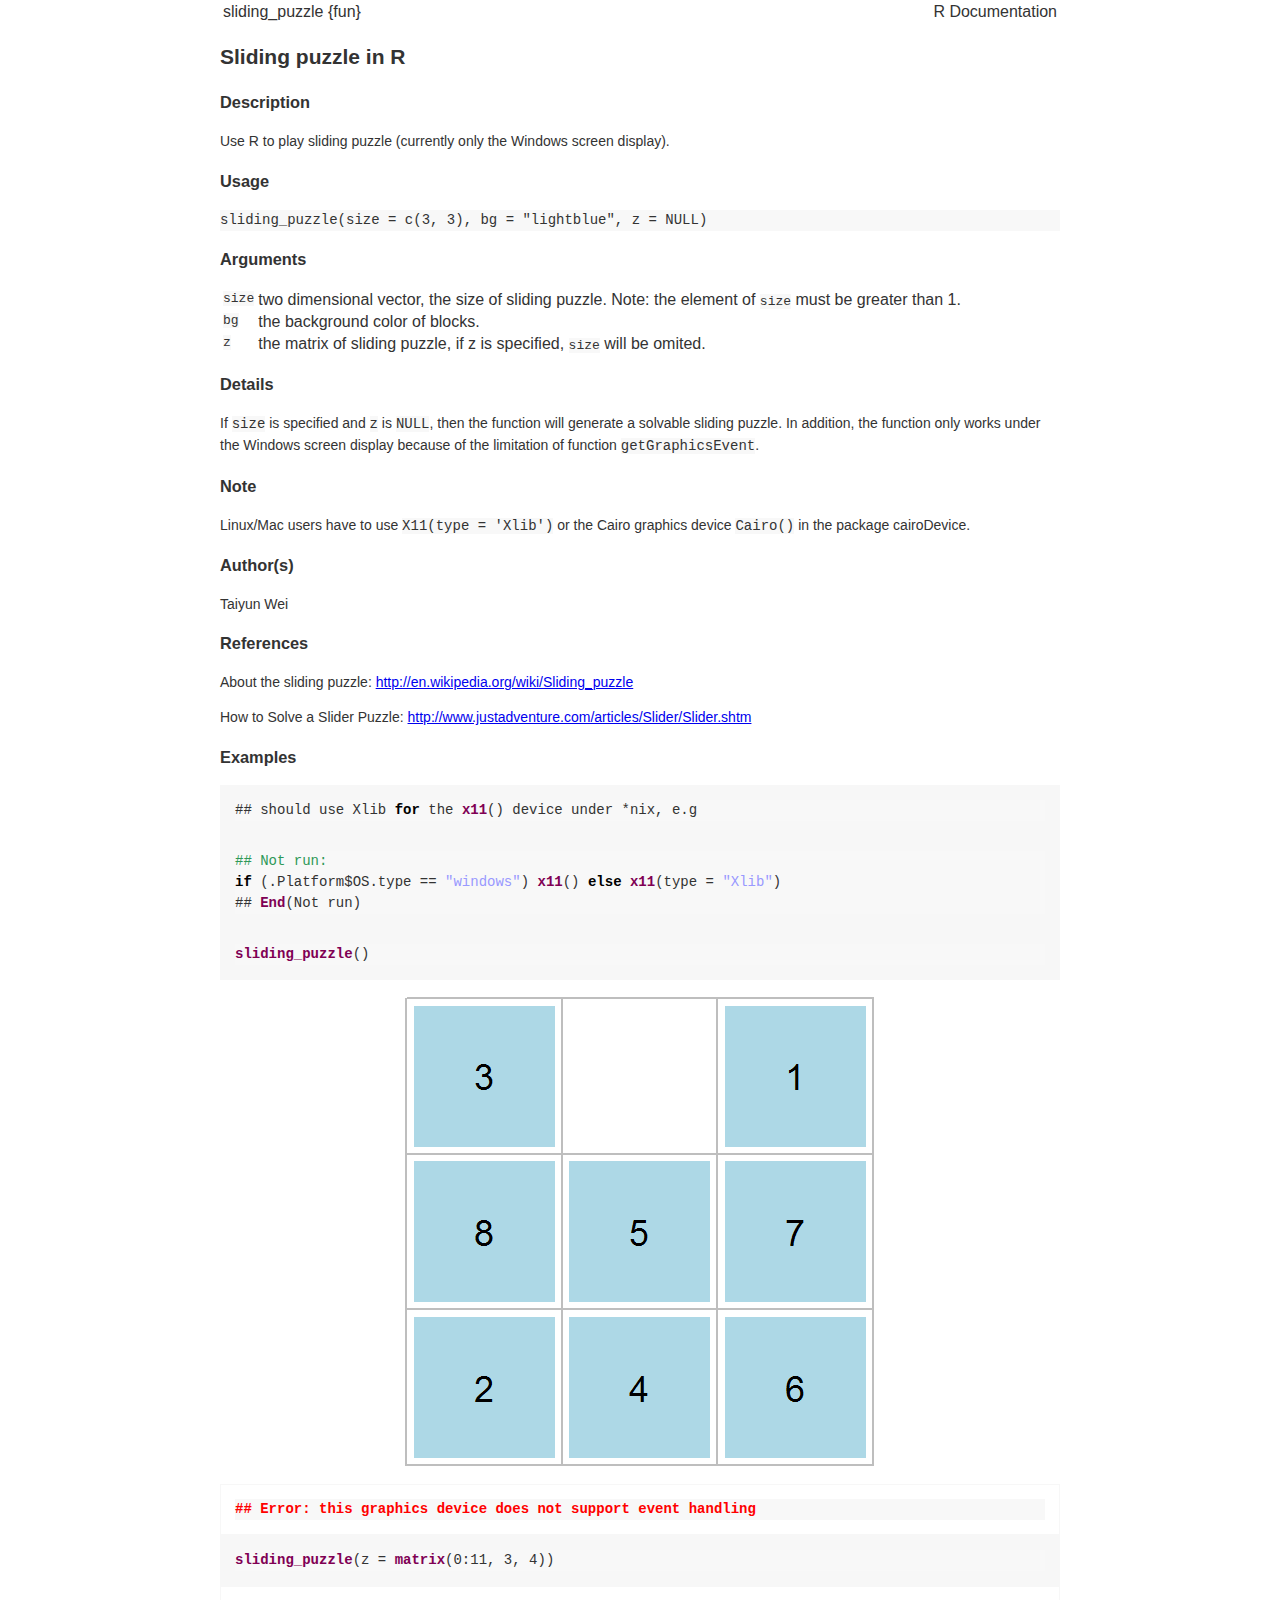
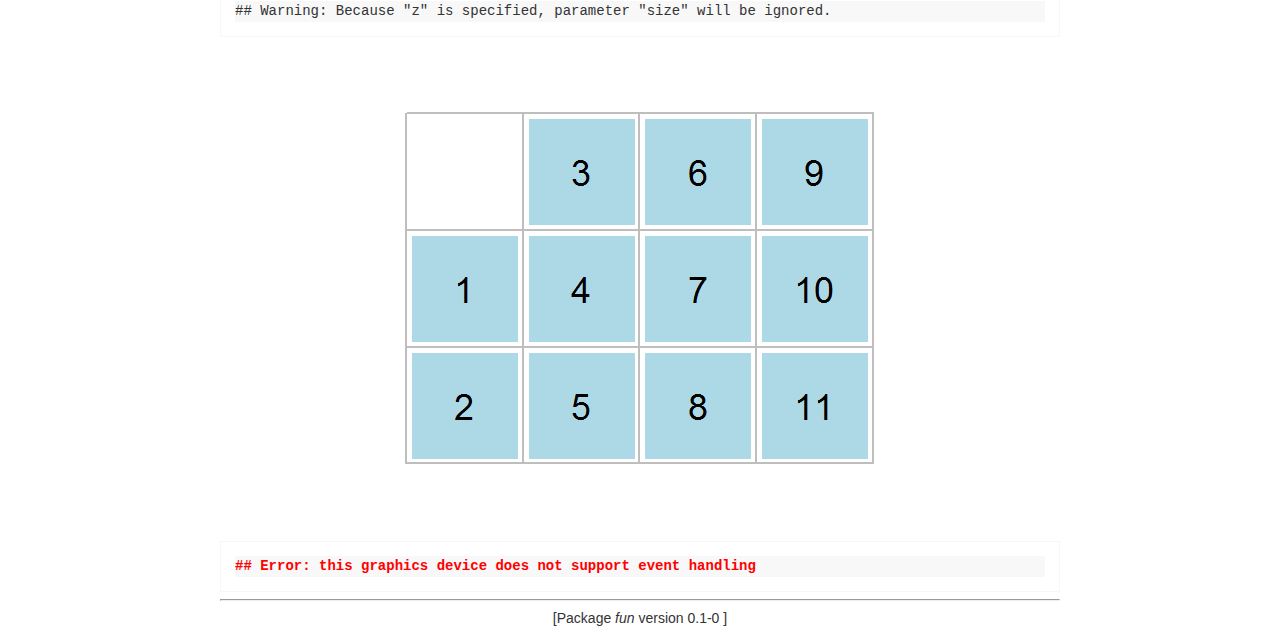
<file: Rd2HTML/sliding_puzzle.html>
<!DOCTYPE html PUBLIC "-//W3C//DTD HTML 4.01 Transitional//EN">
<html><head>
<style type="text/css">.knitr.inline {
  background-color: #f7f7f7;
  border:solid 1px #B0B0B0;
}
.error {
	font-weight: bold;
	color: #FF0000;
}, 
.warning {
	font-weight: bold;
} 
.message {
	font-style: italic;
} 
.source, .output, .warning, .error, .message {
	padding: 0em 1em;
  border:solid 1px #F7F7F7;
}
.source {
  background-color: #f7f7f7;
}
.rimage.left {
  text-align: left;
}
.rimage.right {
  text-align: right;
}
.rimage.center {
  text-align: center;
}

.background {
  color: #F7F7F7;
}

.number {
  color: #000000;
}

.functioncall {
  color: #800054;
  font-weight: bolder;
}

.string {
  color: #9999FF;
}

.keyword {
  font-weight: bolder;
  color: black;
}

.argument {
  color: #B04005;
}

.comment {
  color: #2E9957;
}

.roxygencomment {
  color: #707AB3;
}

.formalargs {
  color: #B04005;
}

.eqformalargs {
  color: #B04005;
}

.assignement {
  font-weight: bolder;
  color: #000000;
}

.package {
  color: #96B525;
}

.slot {
  font-style: italic;
}

.symbol {
  color: #000000;
}

.prompt {
  color: #333333;
}
</style><title>R: Sliding puzzle in R</title>
<meta http-equiv="Content-Type" content="text/html; charset=utf-8">
<link rel="stylesheet" type="text/css" href="stylesheet.css">
</head><body>

<table width="100%" summary="page for sliding_puzzle {fun}"><tr><td>sliding_puzzle {fun}</td><td align="right">R Documentation</td></tr></table>

<h2>Sliding puzzle in R</h2>

<h3>Description</h3>


<p>Use R to play sliding puzzle (currently only the Windows
screen display).
</p>


<h3>Usage</h3>

<pre>
sliding_puzzle(size = c(3, 3), bg = "lightblue", z = NULL)
</pre>


<h3>Arguments</h3>


<table summary="R argblock">
<tr valign="top"><td><code>size</code></td>
<td>
<p>two dimensional vector, the size of sliding
puzzle. Note: the element of <code>size</code> must be greater
than 1.</p>
</td></tr>
<tr valign="top"><td><code>bg</code></td>
<td>
<p>the background color of blocks.</p>
</td></tr>
<tr valign="top"><td><code>z</code></td>
<td>
<p>the matrix of sliding puzzle, if z is specified,
<code>size</code> will be omited.</p>
</td></tr>
</table>


<h3>Details</h3>


<p>If <code>size</code> is specified and <code>z</code> is <code>NULL</code>,
then the function will generate a solvable sliding
puzzle. In addition, the function only works under the
Windows screen display because of the limitation of
function <code>getGraphicsEvent</code>.
</p>


<h3>Note</h3>


<p>Linux/Mac users have to use
<code>X11(type = 'Xlib')</code> or the Cairo
graphics device <code>Cairo()</code> in the package
<span class="pkg">cairoDevice</span>.
</p>


<h3>Author(s)</h3>


<p>Taiyun Wei
</p>


<h3>References</h3>


<p>About the sliding puzzle:
<a href="http://en.wikipedia.org/wiki/Sliding_puzzle">http://en.wikipedia.org/wiki/Sliding_puzzle</a>
</p>
<p>How to Solve a Slider Puzzle:
<a href="http://www.justadventure.com/articles/Slider/Slider.shtm">http://www.justadventure.com/articles/Slider/Slider.shtm</a>
</p>


<h3>Examples</h3>
<div class="chunk"><div class="rcode"><div class="source"><pre class="knitr R">## should use Xlib <span class="keyword">for</span> the <span class="functioncall">x11</span>() device under *nix, e.g
</pre></div></div></div>

<div class="chunk"><div class="rcode"><div class="source"><pre class="knitr R"><span class="comment">## Not run:</span>
<span class="functioncall"><span class="keyword">if</span></span> (.Platform$OS.type == <span class="string">"windows"</span>) <span class="functioncall">x11</span>() <span class="keyword">else</span> <span class="functioncall">x11</span>(type = <span class="string">"Xlib"</span>)
## <span class="functioncall">End</span>(Not run)
</pre></div></div></div>

<div class="chunk"><div class="rcode"><div class="source"><pre class="knitr R"><span class="functioncall">sliding_puzzle</span>()
</pre></div></div><div class="rimage center"><img src="figure/unnamed-chunk-31.png"  class="plot" /></div><div class="rcode">
<div class="error"><pre class="knitr R">## Error: this graphics device does not support event handling
</pre></div><div class="source"><pre class="knitr R"><span class="functioncall">sliding_puzzle</span>(z = <span class="functioncall">matrix</span>(0:11, 3, 4))
</pre></div><div class="warning"><pre class="knitr R">## Warning: Because "z" is specified, parameter "size" will be ignored.
</pre></div></div><div class="rimage center"><img src="figure/unnamed-chunk-32.png"  class="plot" /></div><div class="rcode">
<div class="error"><pre class="knitr R">## Error: this graphics device does not support event handling
</pre></div></div></div>




<hr><div align="center">[Package <em>fun</em> version 0.1-0 ]</div>
</body></html>
</file>
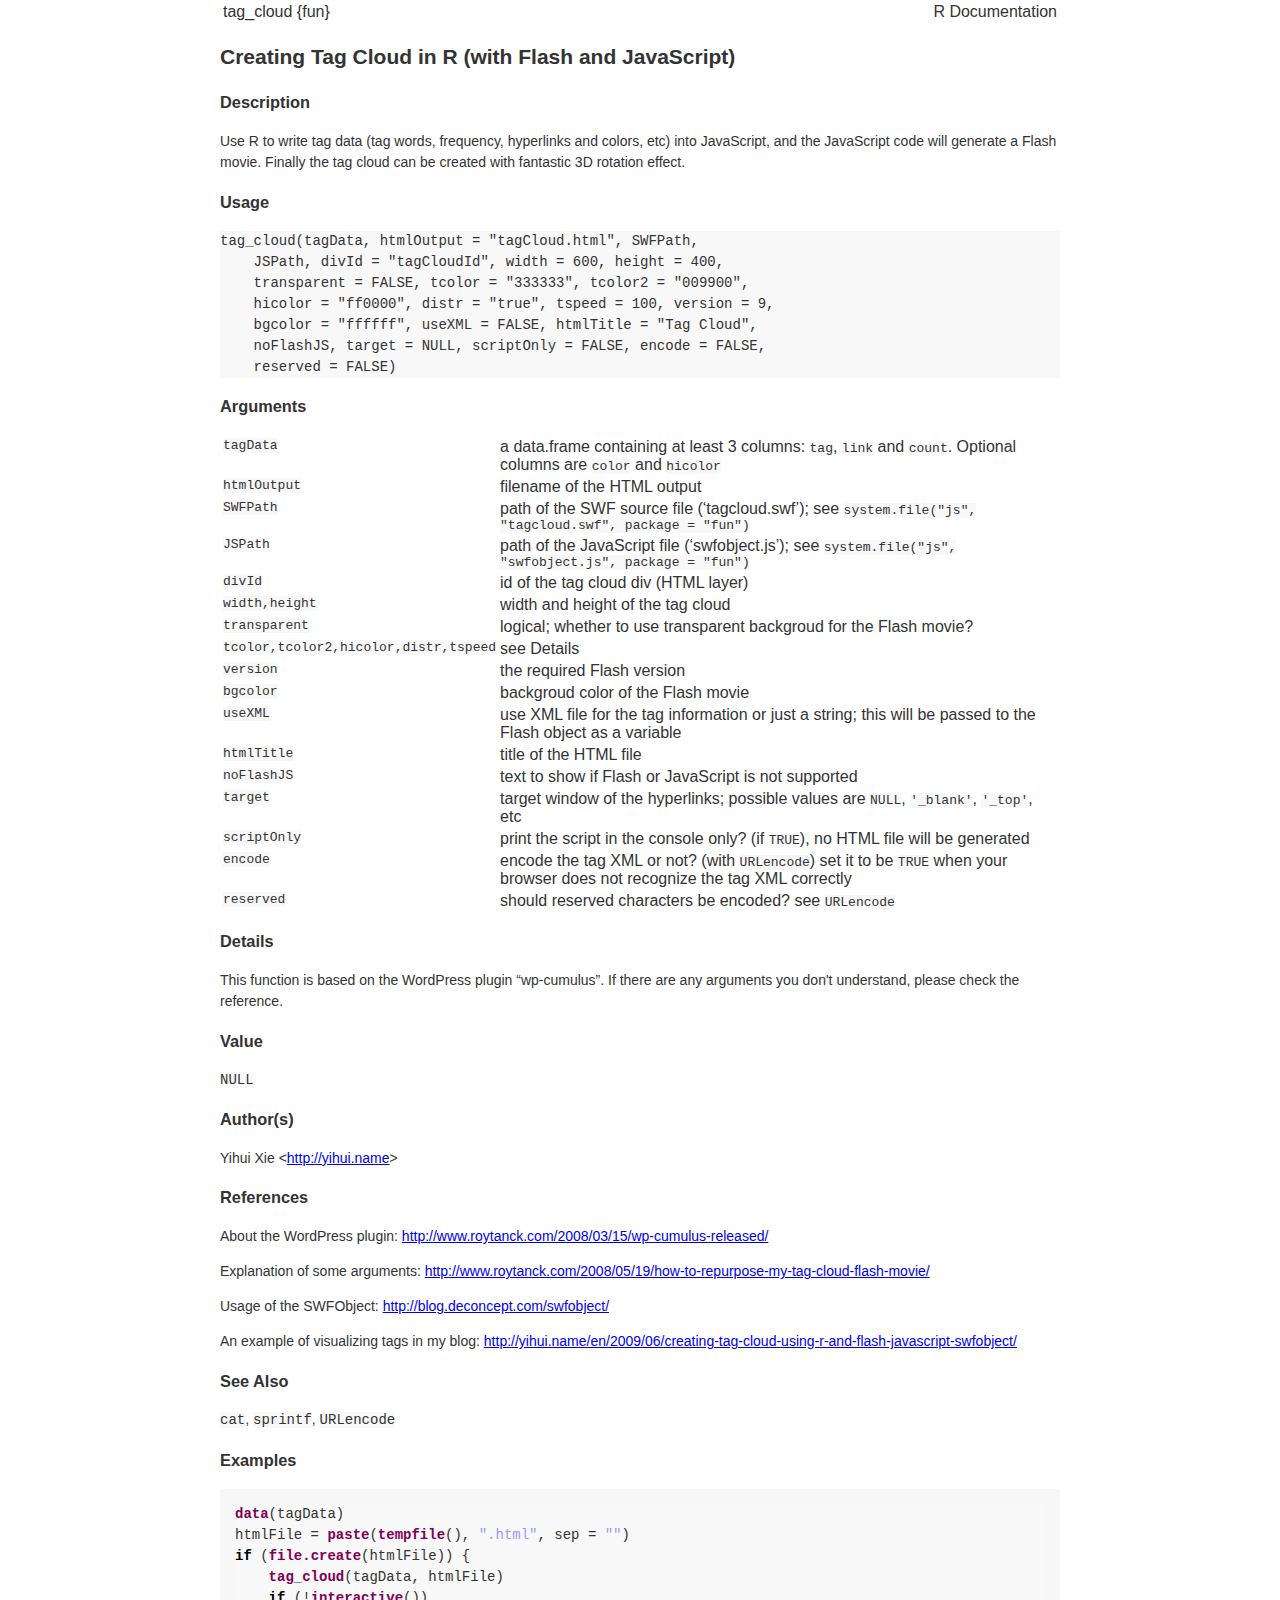
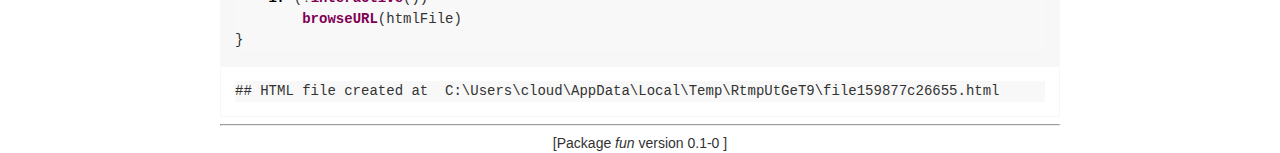
<file: Rd2HTML/tag_cloud.html>
<!DOCTYPE html PUBLIC "-//W3C//DTD HTML 4.01 Transitional//EN">
<html><head>
<style type="text/css">.knitr.inline {
  background-color: #f7f7f7;
  border:solid 1px #B0B0B0;
}
.error {
	font-weight: bold;
	color: #FF0000;
}, 
.warning {
	font-weight: bold;
} 
.message {
	font-style: italic;
} 
.source, .output, .warning, .error, .message {
	padding: 0em 1em;
  border:solid 1px #F7F7F7;
}
.source {
  background-color: #f7f7f7;
}
.rimage.left {
  text-align: left;
}
.rimage.right {
  text-align: right;
}
.rimage.center {
  text-align: center;
}

.background {
  color: #F7F7F7;
}

.number {
  color: #000000;
}

.functioncall {
  color: #800054;
  font-weight: bolder;
}

.string {
  color: #9999FF;
}

.keyword {
  font-weight: bolder;
  color: black;
}

.argument {
  color: #B04005;
}

.comment {
  color: #2E9957;
}

.roxygencomment {
  color: #707AB3;
}

.formalargs {
  color: #B04005;
}

.eqformalargs {
  color: #B04005;
}

.assignement {
  font-weight: bolder;
  color: #000000;
}

.package {
  color: #96B525;
}

.slot {
  font-style: italic;
}

.symbol {
  color: #000000;
}

.prompt {
  color: #333333;
}
</style><title>R: Creating Tag Cloud in R (with Flash and JavaScript)</title>
<meta http-equiv="Content-Type" content="text/html; charset=utf-8">
<link rel="stylesheet" type="text/css" href="stylesheet.css">
</head><body>

<table width="100%" summary="page for tag_cloud {fun}"><tr><td>tag_cloud {fun}</td><td align="right">R Documentation</td></tr></table>

<h2>Creating Tag Cloud in R (with Flash and JavaScript)</h2>

<h3>Description</h3>


<p>Use R to write tag data (tag words, frequency, hyperlinks
and colors, etc) into JavaScript, and the JavaScript code
will generate a Flash movie.  Finally the tag cloud can
be created with fantastic 3D rotation effect.
</p>


<h3>Usage</h3>

<pre>
tag_cloud(tagData, htmlOutput = "tagCloud.html", SWFPath, 
    JSPath, divId = "tagCloudId", width = 600, height = 400, 
    transparent = FALSE, tcolor = "333333", tcolor2 = "009900", 
    hicolor = "ff0000", distr = "true", tspeed = 100, version = 9, 
    bgcolor = "ffffff", useXML = FALSE, htmlTitle = "Tag Cloud", 
    noFlashJS, target = NULL, scriptOnly = FALSE, encode = FALSE, 
    reserved = FALSE)
</pre>


<h3>Arguments</h3>


<table summary="R argblock">
<tr valign="top"><td><code>tagData</code></td>
<td>
<p>a data.frame containing at least 3
columns: <code>tag</code>, <code>link</code> and <code>count</code>.
Optional columns are <code>color</code> and <code>hicolor</code></p>
</td></tr>
<tr valign="top"><td><code>htmlOutput</code></td>
<td>
<p>filename of the HTML output</p>
</td></tr>
<tr valign="top"><td><code>SWFPath</code></td>
<td>
<p>path of the SWF source file
(&lsquo;<span class="file">tagcloud.swf</span>&rsquo;); see <code>system.file("js",
  "tagcloud.swf", package = "fun")</code></p>
</td></tr>
<tr valign="top"><td><code>JSPath</code></td>
<td>
<p>path of the JavaScript file
(&lsquo;<span class="file">swfobject.js</span>&rsquo;); see <code>system.file("js",
  "swfobject.js", package = "fun")</code></p>
</td></tr>
<tr valign="top"><td><code>divId</code></td>
<td>
<p>id of the tag cloud div (HTML layer)</p>
</td></tr>
<tr valign="top"><td><code>width,height</code></td>
<td>
<p>width and height of the tag cloud</p>
</td></tr>
<tr valign="top"><td><code>transparent</code></td>
<td>
<p>logical; whether to use transparent
backgroud for the Flash movie?</p>
</td></tr>
<tr valign="top"><td><code>tcolor,tcolor2,hicolor,distr,tspeed</code></td>
<td>
<p>see Details</p>
</td></tr>
<tr valign="top"><td><code>version</code></td>
<td>
<p>the required Flash version</p>
</td></tr>
<tr valign="top"><td><code>bgcolor</code></td>
<td>
<p>backgroud color of the Flash movie</p>
</td></tr>
<tr valign="top"><td><code>useXML</code></td>
<td>
<p>use XML file for the tag information or
just a string; this will be passed to the Flash object as
a variable</p>
</td></tr>
<tr valign="top"><td><code>htmlTitle</code></td>
<td>
<p>title of the HTML file</p>
</td></tr>
<tr valign="top"><td><code>noFlashJS</code></td>
<td>
<p>text to show if Flash or JavaScript is
not supported</p>
</td></tr>
<tr valign="top"><td><code>target</code></td>
<td>
<p>target window of the hyperlinks; possible
values are <code>NULL</code>, <code>'_blank'</code>, <code>'_top'</code>,
etc</p>
</td></tr>
<tr valign="top"><td><code>scriptOnly</code></td>
<td>
<p>print the script in the console only?
(if <code>TRUE</code>), no HTML file will be generated</p>
</td></tr>
<tr valign="top"><td><code>encode</code></td>
<td>
<p>encode the tag XML or not? (with
<code>URLencode</code>) set it to be <code>TRUE</code>
when your browser does not recognize the tag XML
correctly</p>
</td></tr>
<tr valign="top"><td><code>reserved</code></td>
<td>
<p>should reserved characters be encoded?
see <code>URLencode</code></p>
</td></tr>
</table>


<h3>Details</h3>


<p>This function is based on the WordPress plugin
&ldquo;wp-cumulus&rdquo;. If there are any arguments you don't
understand, please check the reference.
</p>


<h3>Value</h3>


<p><code>NULL</code>
</p>


<h3>Author(s)</h3>


<p>Yihui Xie &lt;<a href="http://yihui.name">http://yihui.name</a>&gt;
</p>


<h3>References</h3>


<p>About the WordPress plugin:
<a href="http://www.roytanck.com/2008/03/15/wp-cumulus-released/">http://www.roytanck.com/2008/03/15/wp-cumulus-released/</a>
</p>
<p>Explanation of some arguments:
<a href="http://www.roytanck.com/2008/05/19/how-to-repurpose-my-tag-cloud-flash-movie/">http://www.roytanck.com/2008/05/19/how-to-repurpose-my-tag-cloud-flash-movie/</a>
</p>
<p>Usage of the SWFObject:
<a href="http://blog.deconcept.com/swfobject/">http://blog.deconcept.com/swfobject/</a>
</p>
<p>An example of visualizing tags in my blog:
<a href="http://yihui.name/en/2009/06/creating-tag-cloud-using-r-and-flash-javascript-swfobject/">http://yihui.name/en/2009/06/creating-tag-cloud-using-r-and-flash-javascript-swfobject/</a>
</p>


<h3>See Also</h3>


<p><code>cat</code>, <code>sprintf</code>,
<code>URLencode</code>
</p>


<h3>Examples</h3>
<div class="chunk"><div class="rcode"><div class="source"><pre class="knitr R"><span class="functioncall">data</span>(tagData)
htmlFile = <span class="functioncall">paste</span>(<span class="functioncall">tempfile</span>(), <span class="string">".html"</span>, sep = <span class="string">""</span>)
<span class="functioncall"><span class="keyword">if</span></span> (<span class="functioncall">file.create</span>(htmlFile)) {
    <span class="functioncall">tag_cloud</span>(tagData, htmlFile)
    <span class="functioncall"><span class="keyword">if</span></span> (!<span class="functioncall">interactive</span>()) 
        <span class="functioncall">browseURL</span>(htmlFile)
}
</pre></div><div class="output"><pre class="knitr R">## HTML file created at  C:\Users\cloud\AppData\Local\Temp\RtmpUtGeT9\file159877c26655.html
</pre></div></div></div>




<hr><div align="center">[Package <em>fun</em> version 0.1-0 ]</div>
</body></html>
</file>
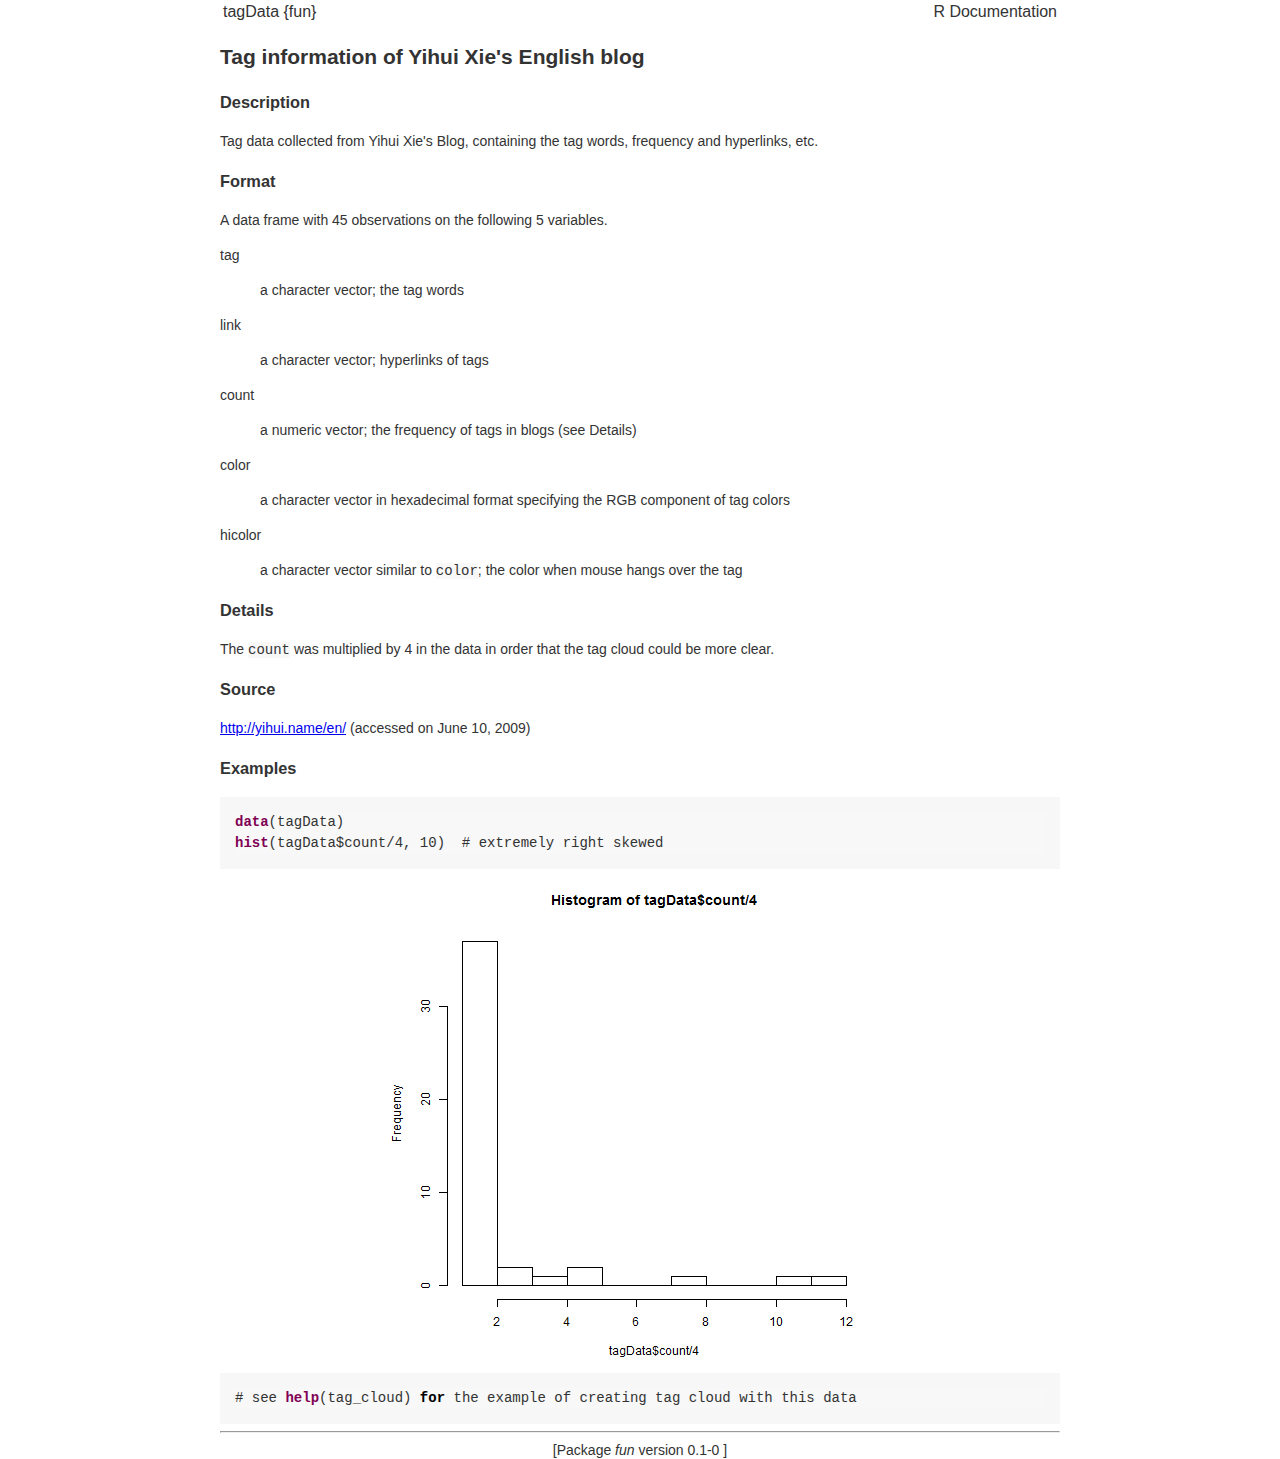
<file: Rd2HTML/tagData.html>
<!DOCTYPE html PUBLIC "-//W3C//DTD HTML 4.01 Transitional//EN">
<html><head>
<style type="text/css">.knitr.inline {
  background-color: #f7f7f7;
  border:solid 1px #B0B0B0;
}
.error {
	font-weight: bold;
	color: #FF0000;
}, 
.warning {
	font-weight: bold;
} 
.message {
	font-style: italic;
} 
.source, .output, .warning, .error, .message {
	padding: 0em 1em;
  border:solid 1px #F7F7F7;
}
.source {
  background-color: #f7f7f7;
}
.rimage.left {
  text-align: left;
}
.rimage.right {
  text-align: right;
}
.rimage.center {
  text-align: center;
}

.background {
  color: #F7F7F7;
}

.number {
  color: #000000;
}

.functioncall {
  color: #800054;
  font-weight: bolder;
}

.string {
  color: #9999FF;
}

.keyword {
  font-weight: bolder;
  color: black;
}

.argument {
  color: #B04005;
}

.comment {
  color: #2E9957;
}

.roxygencomment {
  color: #707AB3;
}

.formalargs {
  color: #B04005;
}

.eqformalargs {
  color: #B04005;
}

.assignement {
  font-weight: bolder;
  color: #000000;
}

.package {
  color: #96B525;
}

.slot {
  font-style: italic;
}

.symbol {
  color: #000000;
}

.prompt {
  color: #333333;
}
</style><title>R: Tag information of Yihui Xie's English blog</title>
<meta http-equiv="Content-Type" content="text/html; charset=utf-8">
<link rel="stylesheet" type="text/css" href="stylesheet.css">
</head><body>

<table width="100%" summary="page for tagData {fun}"><tr><td>tagData {fun}</td><td align="right">R Documentation</td></tr></table>

<h2>Tag information of Yihui Xie's English blog</h2>

<h3>Description</h3>


<p>Tag data collected from Yihui Xie's Blog, containing the
tag words, frequency and hyperlinks, etc.
</p>


<h3>Format</h3>

<p>A data frame with 45 observations on the following 5
variables.  </p>
 <dl>
<dt>tag</dt><dd><p>a character vector; the tag
words</p>
</dd> <dt>link</dt><dd><p>a character vector; hyperlinks of tags</p>
</dd>
<dt>count</dt><dd><p>a numeric vector; the frequency of tags in blogs (see
Details)</p>
</dd> <dt>color</dt><dd><p>a character vector in hexadecimal format
specifying the RGB component of tag colors</p>
</dd> <dt>hicolor</dt><dd><p>a
character vector similar to <code>color</code>; the color when mouse
hangs over the tag</p>
</dd> </dl>


<h3>Details</h3>


<p>The <code>count</code> was multiplied by 4 in the data in order
that the tag cloud could be more clear.
</p>


<h3>Source</h3>


<p><a href="http://yihui.name/en/">http://yihui.name/en/</a> (accessed on June 10, 2009)
</p>


<h3>Examples</h3>
<div class="chunk"><div class="rcode"><div class="source"><pre class="knitr R"><span class="functioncall">data</span>(tagData)
<span class="functioncall">hist</span>(tagData$count/4, 10)  # extremely right skewed
</pre></div></div><div class="rimage center"><img src="figure/unnamed-chunk-1.png"  class="plot" /></div><div class="rcode">
<div class="source"><pre class="knitr R"># see <span class="functioncall">help</span>(tag_cloud) <span class="keyword">for</span> the example of creating tag cloud with this data
</pre></div></div></div>




<hr><div align="center">[Package <em>fun</em> version 0.1-0 ]</div>
</body></html>
</file>
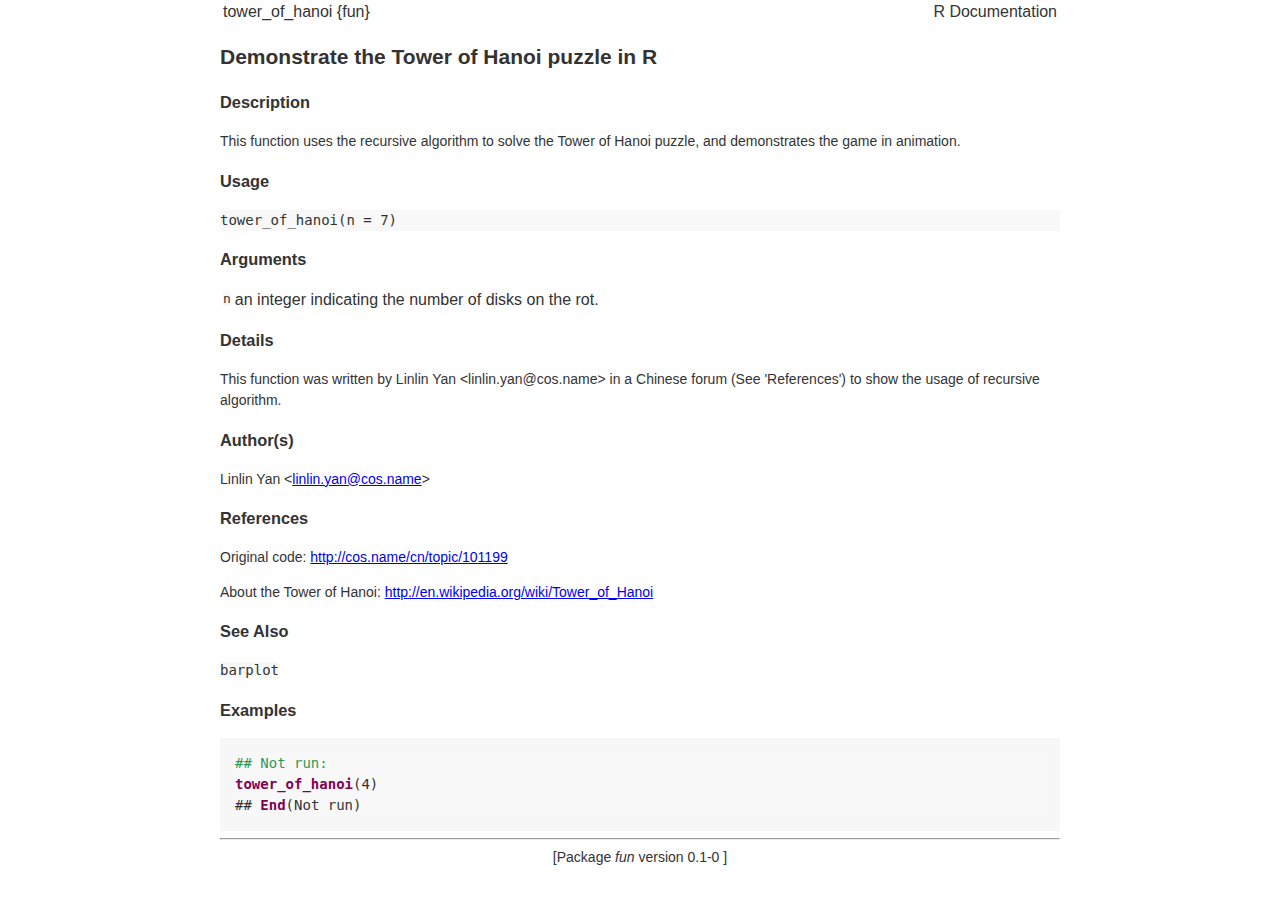
<file: Rd2HTML/tower_of_hanoi.html>
<!DOCTYPE html PUBLIC "-//W3C//DTD HTML 4.01 Transitional//EN">
<html><head>
<style type="text/css">.knitr.inline {
  background-color: #f7f7f7;
  border:solid 1px #B0B0B0;
}
.error {
	font-weight: bold;
	color: #FF0000;
}, 
.warning {
	font-weight: bold;
} 
.message {
	font-style: italic;
} 
.source, .output, .warning, .error, .message {
	padding: 0em 1em;
  border:solid 1px #F7F7F7;
}
.source {
  background-color: #f7f7f7;
}
.rimage.left {
  text-align: left;
}
.rimage.right {
  text-align: right;
}
.rimage.center {
  text-align: center;
}

.background {
  color: #F7F7F7;
}

.number {
  color: #000000;
}

.functioncall {
  color: #800054;
  font-weight: bolder;
}

.string {
  color: #9999FF;
}

.keyword {
  font-weight: bolder;
  color: black;
}

.argument {
  color: #B04005;
}

.comment {
  color: #2E9957;
}

.roxygencomment {
  color: #707AB3;
}

.formalargs {
  color: #B04005;
}

.eqformalargs {
  color: #B04005;
}

.assignement {
  font-weight: bolder;
  color: #000000;
}

.package {
  color: #96B525;
}

.slot {
  font-style: italic;
}

.symbol {
  color: #000000;
}

.prompt {
  color: #333333;
}
</style><title>R: Demonstrate the Tower of Hanoi puzzle in R</title>
<meta http-equiv="Content-Type" content="text/html; charset=utf-8">
<link rel="stylesheet" type="text/css" href="stylesheet.css">
</head><body>

<table width="100%" summary="page for tower_of_hanoi {fun}"><tr><td>tower_of_hanoi {fun}</td><td align="right">R Documentation</td></tr></table>

<h2>Demonstrate the Tower of Hanoi puzzle in R</h2>

<h3>Description</h3>


<p>This function uses the recursive algorithm to solve the
Tower of Hanoi puzzle, and demonstrates the game in
animation.
</p>


<h3>Usage</h3>

<pre>
tower_of_hanoi(n = 7)
</pre>


<h3>Arguments</h3>


<table summary="R argblock">
<tr valign="top"><td><code>n</code></td>
<td>
<p>an integer indicating the number of disks on the
rot.</p>
</td></tr>
</table>


<h3>Details</h3>


<p>This function was written by Linlin Yan
&lt;linlin.yan@cos.name&gt; in a Chinese forum (See
'References') to show the usage of recursive algorithm.
</p>


<h3>Author(s)</h3>


<p>Linlin Yan &lt;<a href="mailto:linlin.yan@cos.name">linlin.yan@cos.name</a>&gt;
</p>


<h3>References</h3>


<p>Original code: <a href="http://cos.name/cn/topic/101199">http://cos.name/cn/topic/101199</a>
</p>
<p>About the Tower of Hanoi:
<a href="http://en.wikipedia.org/wiki/Tower_of_Hanoi">http://en.wikipedia.org/wiki/Tower_of_Hanoi</a>
</p>


<h3>See Also</h3>


<p><code>barplot</code>
</p>


<h3>Examples</h3>


<div class="chunk"><div class="rcode"><div class="source"><pre class="knitr R"><span class="comment">## Not run:</span>
<span class="functioncall">tower_of_hanoi</span>(4)
## <span class="functioncall">End</span>(Not run)
</pre></div></div></div>






<hr><div align="center">[Package <em>fun</em> version 0.1-0 ]</div>
</body></html>
</file>
<file: Rd2HTML/stylesheet.css>
/* Highlighting from pandoc / tango */
table.sourceCode, tr.sourceCode, td.lineNumbers, td.sourceCode {
    margin: 0; padding: 0; vertical-align: baseline; border: none; }
    table.sourceCode { width: 100%; background-color: #f8f8f8; }
    td.lineNumbers { text-align: right; padding-right: 4px; padding-left: 4px; color: #aaaaaa; border-right: 1px solid #aaaaaa; }
    td.sourceCode { padding-left: 5px; }
    pre, code { background-color: #f8f8f8; }
    code > span.kw { color: #204a87; font-weight: bold; }
    code > span.dt { color: #204a87; }
    code > span.dv { color: #0000cf; }
    code > span.bn { color: #0000cf; }
    code > span.fl { color: #0000cf; }
    code > span.ch { color: #4e9a06; }
    code > span.st { color: #4e9a06; }
    code > span.co { color: #8f5902; font-style: italic; }
    code > span.ot { color: #8f5902; }
    code > span.al { color: #ef2929; }
    code > span.fu { color: #000000; }
    code > span.er { font-weight: bold; }
    
    body { font-family: Helvetica, sans-serif;
    color: #333; 
    padding: 0 5px; 
    margin: 0 auto; 
    font-size: 14px;
    width: 80%;
    max-width: 60em; /* 960px */
    position: relative; 
    line-height: 1.5; 
    }
    
    /* Hide caption */
    p.caption { display:none }
</file>
